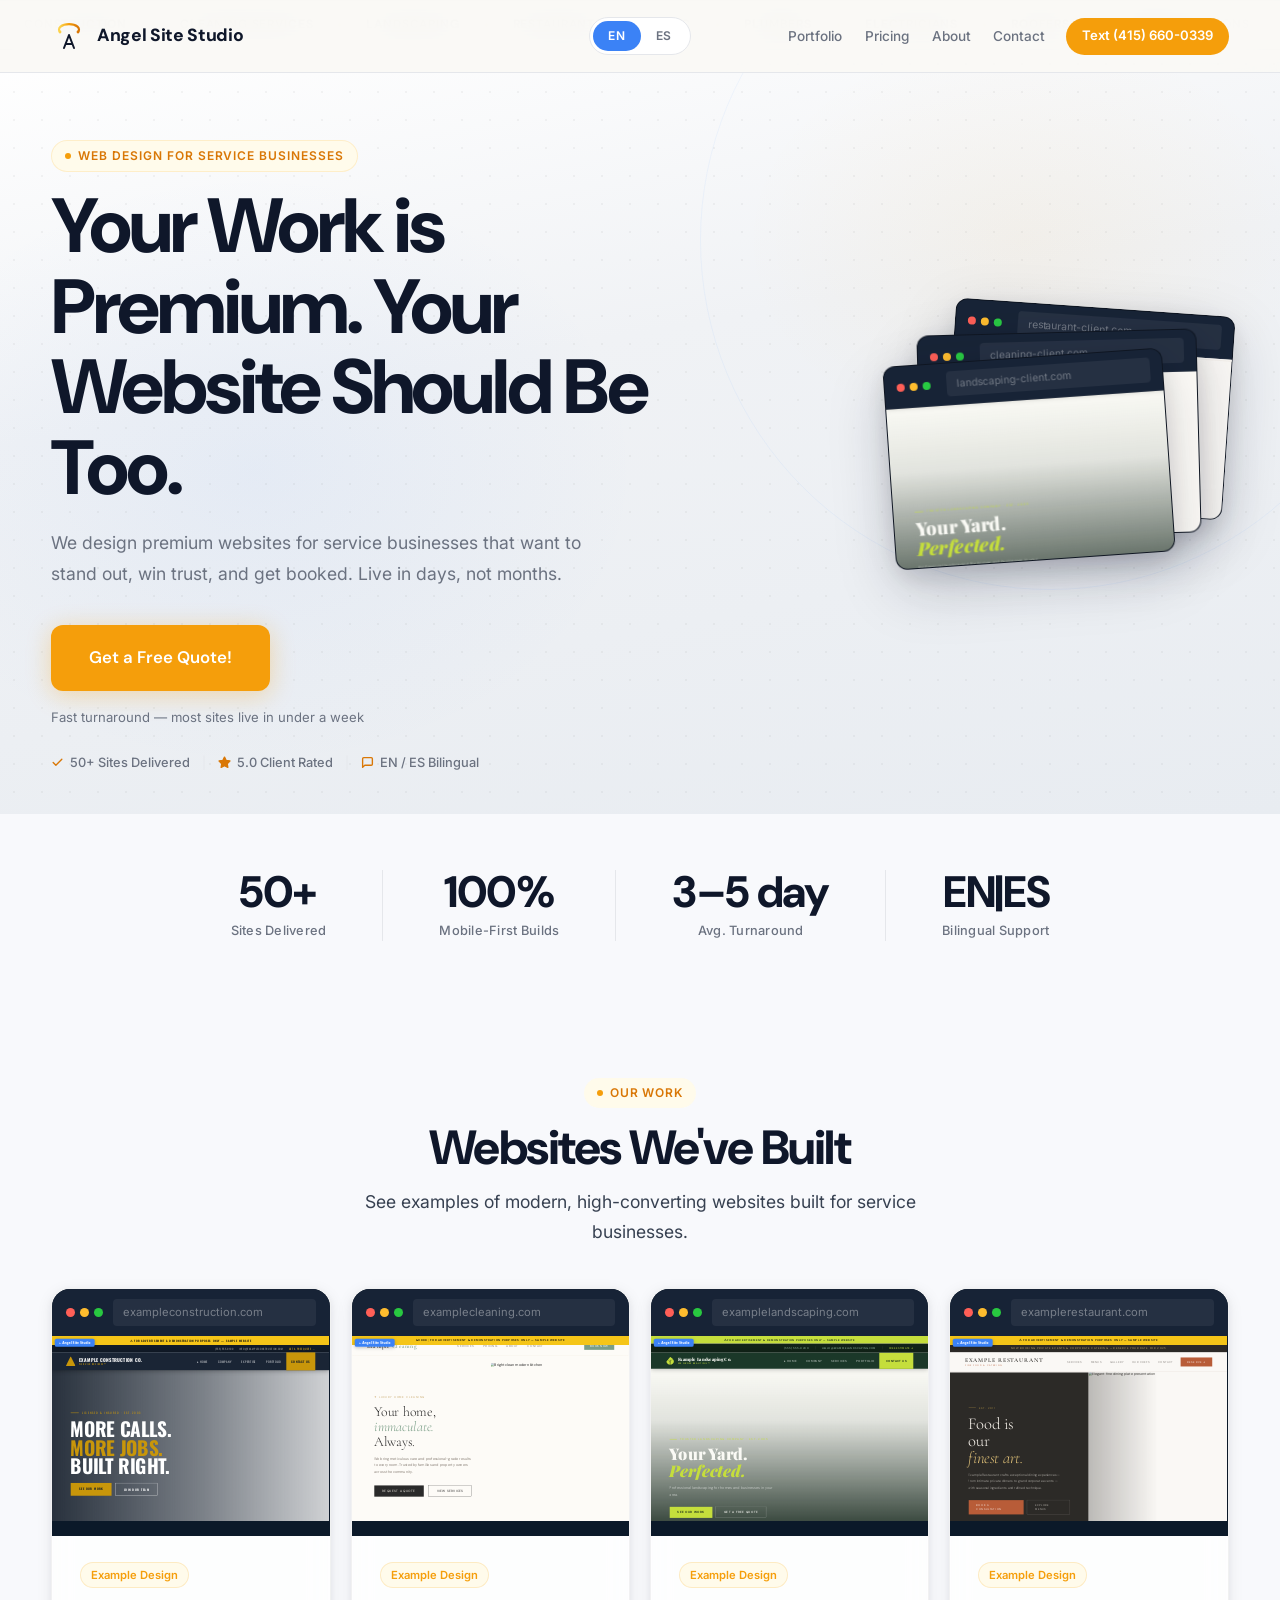
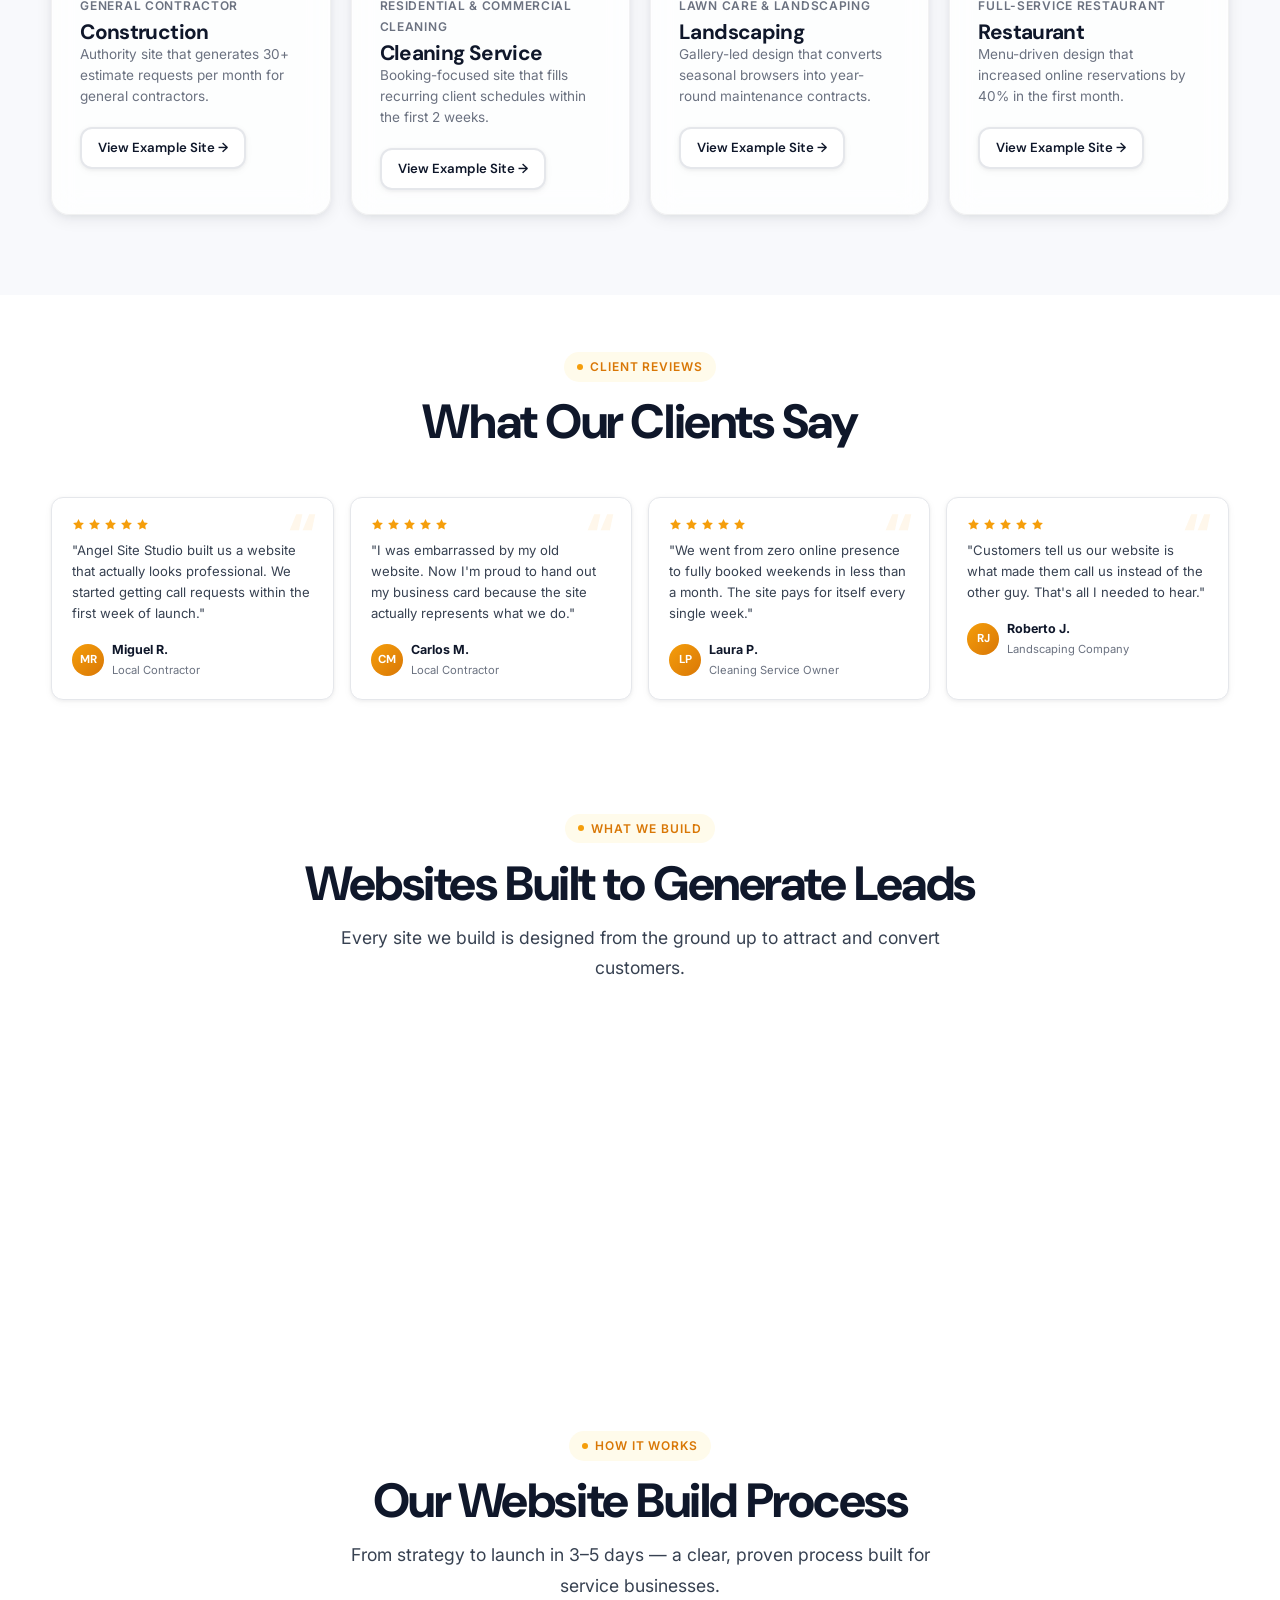
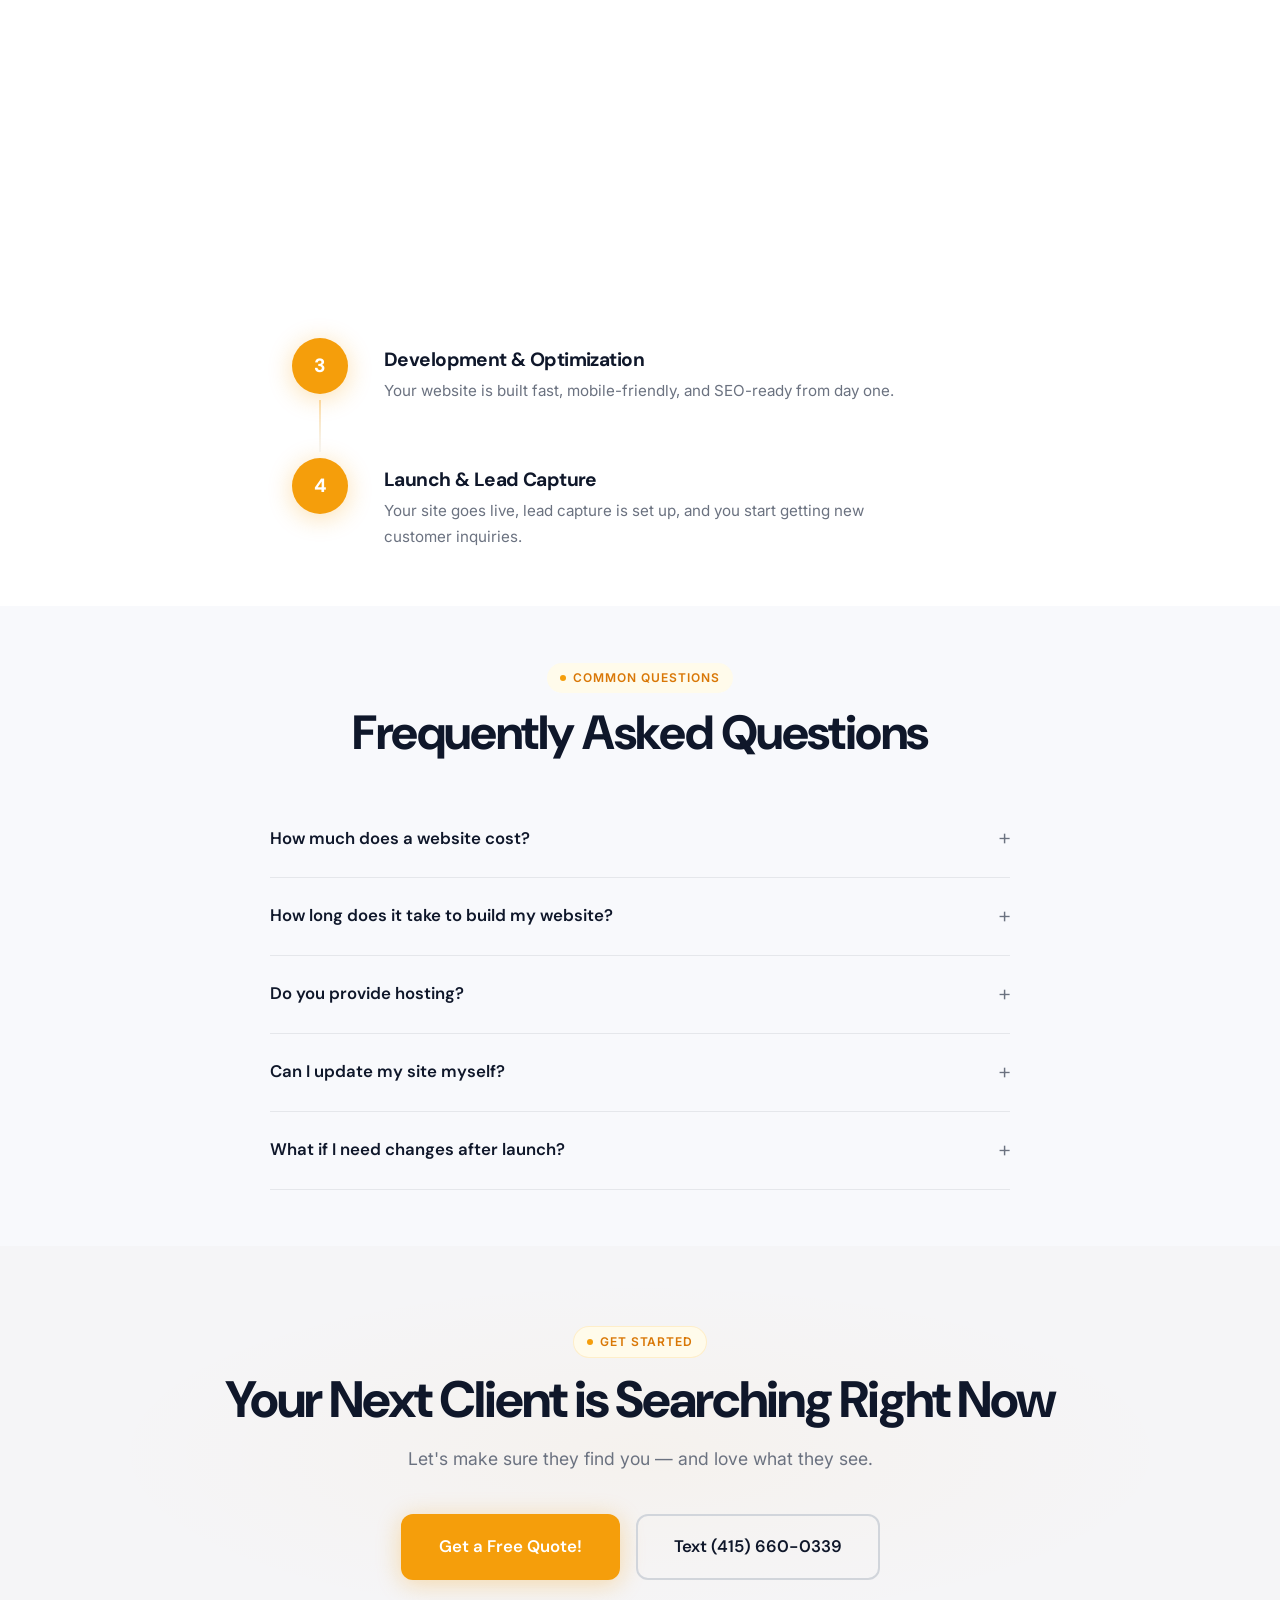
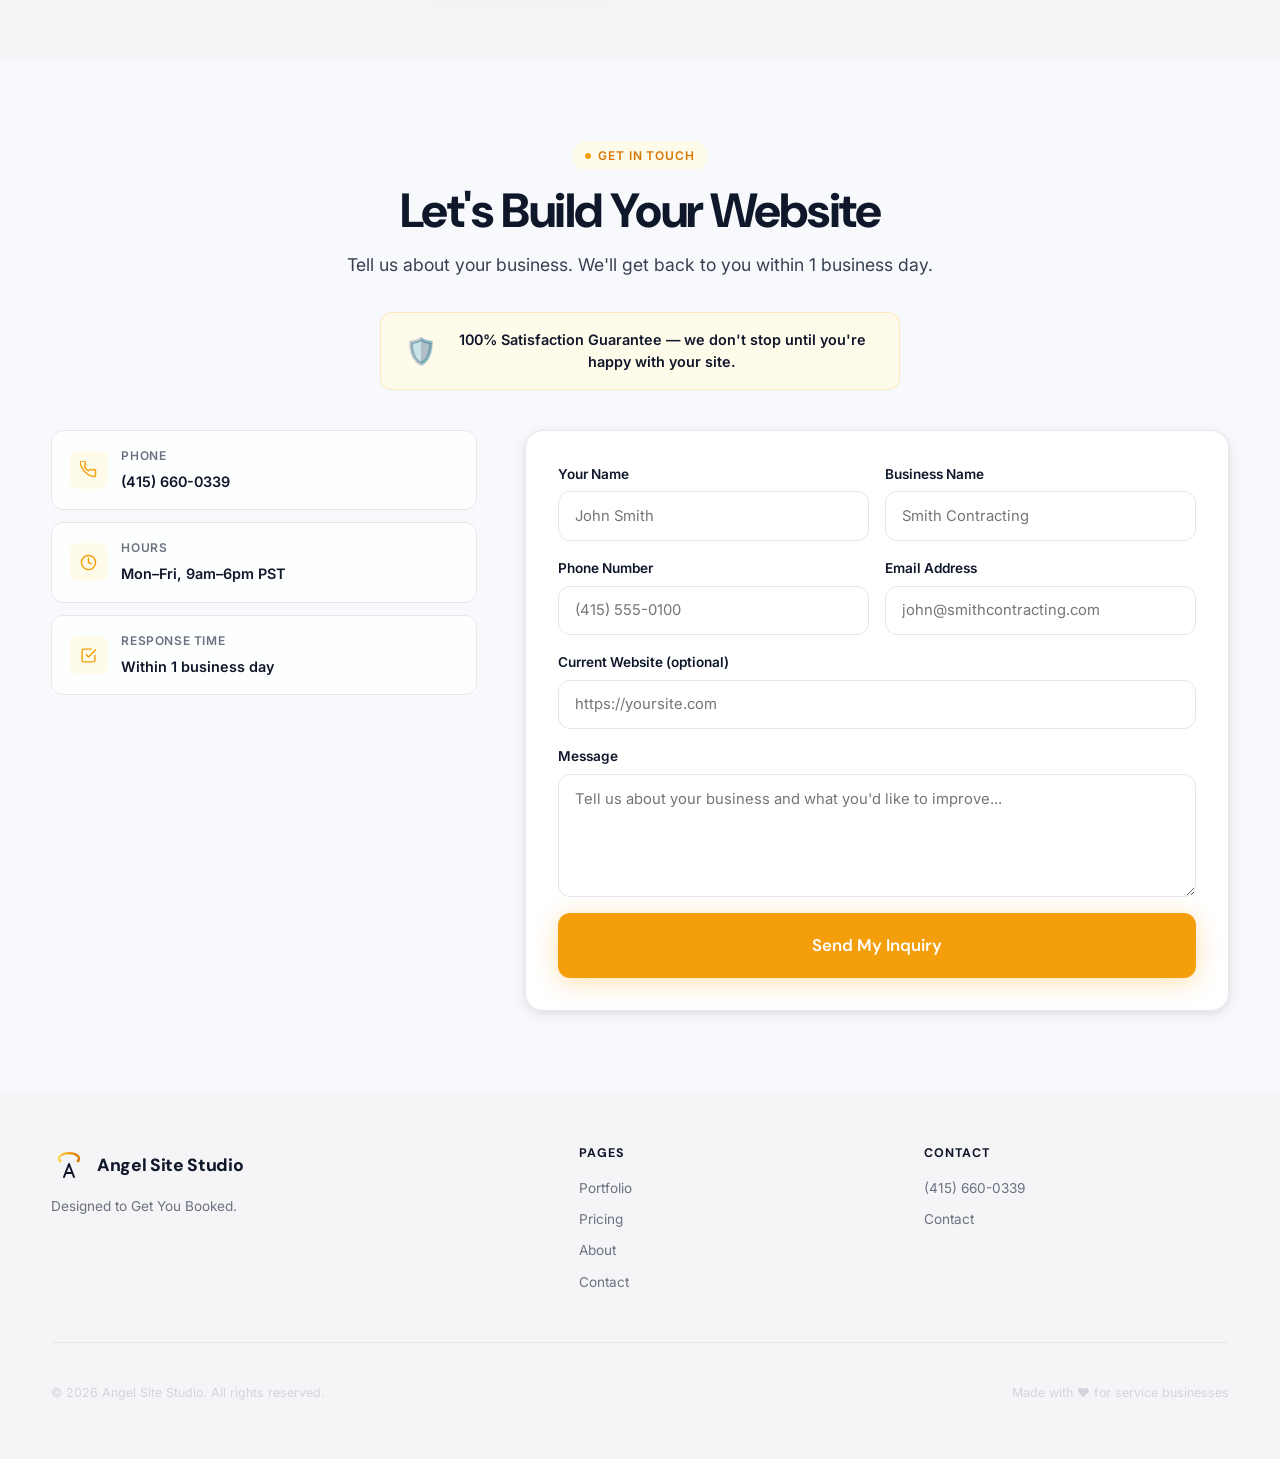
<file: index.html>
<!doctype html>
<html lang="en">
<head>
  <link rel="icon" type="image/svg+xml" href="img/favicon.svg">
  <meta charset="UTF-8" />
  <meta name="viewport" content="width=device-width, initial-scale=1.0" />
  <meta http-equiv="X-Content-Type-Options" content="nosniff" />
  <meta name="referrer" content="strict-origin-when-cross-origin" />
  <title>Angel Site Studio — Premium Websites for Service Businesses</title>
  <meta name="description" content="Angel Site Studio builds modern, high-converting websites for contractors, cleaning companies, landscaping businesses, and restaurants. Get more leads online." />
  <meta name="theme-color" content="#3B82F6" />
  <link rel="stylesheet" href="css/styles.css" />
</head>
<body>

<!-- ============================================================
     NAVBAR
     ============================================================ -->
<header class="site-header" role="banner">
  <div class="container header-inner">

    <!-- Logo (left) -->
    <a class="logo" href="index.html" aria-label="Angel Site Studio Home">
      <span class="logo-icon" aria-hidden="true">
        <svg viewBox="0 0 36 36" fill="none" aria-hidden="true">
          <path d="M9 14 A10 5.5 0 1 1 27 14" stroke="url(#haloGradNav)" stroke-width="2.2" stroke-linecap="round" fill="none"/>
          <circle cx="9" cy="14" r="1.4" fill="url(#haloGradNav)"/>
          <circle cx="27" cy="14" r="1.4" fill="url(#haloGradNav)"/>
          <path class="a-path" d="M13 30 L18 17 L23 30 M14.8 26 H21.2" stroke="#fff" stroke-width="2" stroke-linecap="round" stroke-linejoin="round" fill="none"/>
          <defs>
            <linearGradient id="haloGradNav" x1="9" y1="14" x2="27" y2="14" gradientUnits="userSpaceOnUse">
              <stop offset="0%" stop-color="#fcd34d"/>
              <stop offset="50%" stop-color="#f59e0b"/>
              <stop offset="100%" stop-color="#d97706"/>
            </linearGradient>
          </defs>
        </svg>
      </span>
      Angel Site Studio
    </a>

    <!-- Language toggle (center) -->
    <div class="lang-toggle" role="group" aria-label="Language selection">
      <button class="lang-opt active" data-lang="en" aria-pressed="true">EN</button>
      <button class="lang-opt" data-lang="es" aria-pressed="false">ES</button>
    </div>

    <!-- Hamburger (mobile) -->
    <button class="menu-toggle" aria-label="Toggle navigation menu" aria-expanded="false" aria-controls="main-nav">
      <span></span><span></span><span></span>
    </button>

    <!-- Nav links (right) -->
    <nav class="nav" id="main-nav" role="navigation">
      <a href="portfolio.html" data-i18n="nav_portfolio">Portfolio</a>
      <a href="pricing.html"  data-i18n="nav_pricing">Pricing</a>
      <a href="about.html"    data-i18n="nav_about">About</a>
      <a href="contact.html"  data-i18n="nav_contact">Contact</a>
      <a class="btn-call" href="sms:+14156600339" data-i18n="nav_call">
        <svg viewBox="0 0 24 24" aria-hidden="true"><path d="M21 15a2 2 0 01-2 2H7l-4 4V5a2 2 0 012-2h14a2 2 0 012 2z"/></svg>
        Text (415) 660-0339
      </a>
    </nav>
  </div>
</header>


<!-- ============================================================
     HERO
     ============================================================ -->
<main>

<!-- MARQUEE TICKER — Industries we serve -->
<div class="marquee-band" aria-hidden="true">
  <div class="marquee-track">
    <div class="marquee-inner">
      <span class="mq-item">Construction</span><span class="mq-sep">•</span>
      <span class="mq-item">Cleaning Services</span><span class="mq-sep">•</span>
      <span class="mq-item">Landscaping</span><span class="mq-sep">•</span>
      <span class="mq-item">Restaurants</span><span class="mq-sep">•</span>
      <span class="mq-item">HVAC</span><span class="mq-sep">•</span>
      <span class="mq-item">Plumbers</span><span class="mq-sep">•</span>
      <span class="mq-item">Electricians</span><span class="mq-sep">•</span>
      <span class="mq-item">Roofers</span><span class="mq-sep">•</span>
      <span class="mq-item">Barbers &amp; Salons</span><span class="mq-sep">•</span>
      <span class="mq-item">Auto Repair</span><span class="mq-sep">•</span>
      <span class="mq-item">Pressure Washing</span><span class="mq-sep">•</span>
      <span class="mq-item">Pest Control</span><span class="mq-sep">•</span>
    </div>
    <div class="marquee-inner" aria-hidden="true">
      <span class="mq-item">Construction</span><span class="mq-sep">•</span>
      <span class="mq-item">Cleaning Services</span><span class="mq-sep">•</span>
      <span class="mq-item">Landscaping</span><span class="mq-sep">•</span>
      <span class="mq-item">Restaurants</span><span class="mq-sep">•</span>
      <span class="mq-item">HVAC</span><span class="mq-sep">•</span>
      <span class="mq-item">Plumbers</span><span class="mq-sep">•</span>
      <span class="mq-item">Electricians</span><span class="mq-sep">•</span>
      <span class="mq-item">Roofers</span><span class="mq-sep">•</span>
      <span class="mq-item">Barbers &amp; Salons</span><span class="mq-sep">•</span>
      <span class="mq-item">Auto Repair</span><span class="mq-sep">•</span>
      <span class="mq-item">Pressure Washing</span><span class="mq-sep">•</span>
      <span class="mq-item">Pest Control</span><span class="mq-sep">•</span>
    </div>
  </div>
</div>
<section class="hero" aria-labelledby="hero-heading">
  <div class="hero-blob" aria-hidden="true"></div>
  <div class="hero-grid-overlay" aria-hidden="true"></div>
  <div class="container">
    <div class="hero-inner">

      <!-- Left: copy -->
      <div class="hero-content">
        <span class="eyebrow-light" data-i18n="hero_eyebrow">Web Design for Service Businesses</span>

        <h1 id="hero-heading" data-i18n="hero_h1">
          Your Work is Premium. <em>Your Website Should Be Too.</em>
        </h1>

        <p class="hero-sub" data-i18n="hero_sub">
          We design premium websites for service businesses that want to stand out, win trust, and get booked. Live in days, not months.
        </p>

        <div class="hero-cta">
          <a class="btn btn-primary btn-lg" href="contact.html" data-i18n="hero_cta1">
            Get a Free Quote!
          </a>
        </div>

        <!-- Fast turnaround note -->
        <div class="hero-avail" data-i18n="hero_avail">
          <span class="avail-dot" aria-hidden="true"></span>
          Fast turnaround — most sites live in under a week
        </div>

        <!-- Trust proof row -->
        <div class="hero-proof" aria-label="Trust signals">
          <span class="proof-item">
            <svg viewBox="0 0 24 24" aria-hidden="true"><polyline points="20 6 9 17 4 12"/></svg>
            <span data-i18n="proof_1">50+ Sites Delivered</span>
          </span>
          <span class="proof-sep" aria-hidden="true">|</span>
          <span class="proof-item proof-star">
            <svg viewBox="0 0 24 24" aria-hidden="true"><polygon points="12 2 15.09 8.26 22 9.27 17 14.14 18.18 21.02 12 17.77 5.82 21.02 7 14.14 2 9.27 8.91 8.26 12 2"/></svg>
            <span data-i18n="proof_2">5.0 Client Rated</span>
          </span>
          <span class="proof-sep" aria-hidden="true">|</span>
          <span class="proof-item">
            <svg viewBox="0 0 24 24" aria-hidden="true"><path d="M21 15a2 2 0 01-2 2H7l-4 4V5a2 2 0 012-2h14a2 2 0 012 2z"/></svg>
            <span data-i18n="proof_3">EN / ES Bilingual</span>
          </span>
        </div>
      </div>

      <!-- Right: Multi-site showcase (3 stacked frames) -->
      <div class="hero-visual" aria-hidden="true">
        <div class="hero-showcase" id="hero-showcase-click" style="cursor:pointer">

          <div class="showcase-frame showcase-back">
            <div class="browser-bar">
              <div class="b-dots"><span class="b-dot r"></span><span class="b-dot y"></span><span class="b-dot g"></span></div>
              <span class="b-url">restaurant-client.com</span>
            </div>
            <div class="showcase-screen">
              <iframe src="examples/angel-restaurants.html#main-content" loading="lazy" tabindex="-1" title="Restaurant website example"></iframe>
            </div>
          </div>

          <div class="showcase-frame showcase-mid">
            <div class="browser-bar">
              <div class="b-dots"><span class="b-dot r"></span><span class="b-dot y"></span><span class="b-dot g"></span></div>
              <span class="b-url">cleaning-client.com</span>
            </div>
            <div class="showcase-screen">
              <iframe src="examples/angel-cleaning-service.html#main-content" loading="lazy" tabindex="-1" title="Cleaning service website example"></iframe>
            </div>
          </div>

          <div class="showcase-frame showcase-front">
            <div class="browser-bar">
              <div class="b-dots"><span class="b-dot r"></span><span class="b-dot y"></span><span class="b-dot g"></span></div>
              <span class="b-url">landscaping-client.com</span>
            </div>
            <div class="showcase-screen">
              <iframe src="examples/angel-landscaping.html#main-content" loading="lazy" tabindex="-1" title="Landscaping website example"></iframe>
            </div>
          </div>

        </div>
      </div>

    </div>
  </div>
</section>


<!-- ============================================================
     TRUST BAR
     ============================================================ -->
<div class="trust-bar" aria-label="Agency statistics">
  <div class="container">
    <div class="trust-bar-inner">
      <div class="stat-item reveal">
        <span class="stat-num" data-i18n="stat1_num">50+</span>
        <span class="stat-label" data-i18n="stat1_label">Sites Delivered</span>
      </div>
      <div class="stat-item reveal">
        <span class="stat-num" data-i18n="stat2_num">100%</span>
        <span class="stat-label" data-i18n="stat2_label">Mobile-First Builds</span>
      </div>
      <div class="stat-item reveal">
        <span class="stat-num" data-i18n="stat3_num">3–5 day</span>
        <span class="stat-label" data-i18n="stat3_label">Avg. Turnaround</span>
      </div>
      <div class="stat-item reveal">
        <span class="stat-num" data-i18n="stat4_num">EN|ES</span>
        <span class="stat-label" data-i18n="stat4_label">Bilingual Support</span>
      </div>
    </div>
  </div>
</div>


<!-- ============================================================
     SECTION 1 — PORTFOLIO
     ============================================================ -->
<section class="section bg-ivory" id="portfolio" aria-labelledby="port-heading">
  <div class="container">
    <div class="section-header">
      <span class="eyebrow" data-i18n="port_eyebrow">Our Work</span>
      <h2 id="port-heading" data-i18n="port_h2">Websites We've Built</h2>
      <p class="lead" data-i18n="port_lead">See examples of modern, high-converting websites built for service businesses.</p>
    </div>

    <div class="portfolio-grid">

      <!-- Card 1: Construction -->
      <article class="card-glass reveal">
        <div class="browser-wrap" aria-hidden="true">
          <div class="browser-bar">
            <div class="b-dots"><span class="b-dot r"></span><span class="b-dot y"></span><span class="b-dot g"></span></div>
            <span class="b-url">exampleconstruction.com</span>
          </div>
          <div class="browser-screen browser-screen--iframe">
            <iframe src="examples/angel-construction-hoeft.html" loading="lazy" tabindex="-1" title="Construction website preview"></iframe>
          </div>
        </div>
        <span class="badge-example" data-i18n="port_p1_badge">Example Design</span>
        <p class="port-industry" data-i18n="port_p1_sub">General Contractor</p>
        <h3 data-i18n="port_p1_h">Construction</h3>
        <p class="port-desc" data-i18n="port_p1_desc">Authority site that generates 30+ estimate requests per month for general contractors.</p>
        <a class="btn btn-secondary btn-sm" href="examples/angel-construction-hoeft.html" data-i18n="port_p1_btn">View Example Site →</a>
      </article>

      <!-- Card 2: Cleaning -->
      <article class="card-glass reveal">
        <div class="browser-wrap" aria-hidden="true">
          <div class="browser-bar">
            <div class="b-dots"><span class="b-dot r"></span><span class="b-dot y"></span><span class="b-dot g"></span></div>
            <span class="b-url">examplecleaning.com</span>
          </div>
          <div class="browser-screen browser-screen--iframe">
            <iframe src="examples/angel-cleaning-service.html" loading="lazy" tabindex="-1" title="Cleaning service website preview"></iframe>
          </div>
        </div>
        <span class="badge-example" data-i18n="port_p2_badge">Example Design</span>
        <p class="port-industry" data-i18n="port_p2_sub">Residential &amp; Commercial Cleaning</p>
        <h3 data-i18n="port_p2_h">Cleaning Service</h3>
        <p class="port-desc" data-i18n="port_p2_desc">Booking-focused site that fills recurring client schedules within the first 2 weeks.</p>
        <a class="btn btn-secondary btn-sm" href="examples/angel-cleaning-service.html" data-i18n="port_p2_btn">View Example Site →</a>
      </article>

      <!-- Card 3: Landscaping -->
      <article class="card-glass reveal">
        <div class="browser-wrap" aria-hidden="true">
          <div class="browser-bar">
            <div class="b-dots"><span class="b-dot r"></span><span class="b-dot y"></span><span class="b-dot g"></span></div>
            <span class="b-url">examplelandscaping.com</span>
          </div>
          <div class="browser-screen browser-screen--iframe">
            <iframe src="examples/angel-landscaping.html" loading="lazy" tabindex="-1" title="Landscaping website preview"></iframe>
          </div>
        </div>
        <span class="badge-example" data-i18n="port_p3_badge">Example Design</span>
        <p class="port-industry" data-i18n="port_p3_sub">Lawn Care &amp; Landscaping</p>
        <h3 data-i18n="port_p3_h">Landscaping</h3>
        <p class="port-desc" data-i18n="port_p3_desc">Gallery-led design that converts seasonal browsers into year-round maintenance contracts.</p>
        <a class="btn btn-secondary btn-sm" href="examples/angel-landscaping.html" data-i18n="port_p3_btn">View Example Site →</a>
      </article>

      <!-- Card 4: Restaurant -->
      <article class="card-glass reveal">
        <div class="browser-wrap" aria-hidden="true">
          <div class="browser-bar">
            <div class="b-dots"><span class="b-dot r"></span><span class="b-dot y"></span><span class="b-dot g"></span></div>
            <span class="b-url">examplerestaurant.com</span>
          </div>
          <div class="browser-screen browser-screen--iframe">
            <iframe src="examples/angel-restaurants.html" loading="lazy" tabindex="-1" title="Restaurant website preview"></iframe>
          </div>
        </div>
        <span class="badge-example" data-i18n="port_p4_badge">Example Design</span>
        <p class="port-industry" data-i18n="port_p4_sub">Full-Service Restaurant</p>
        <h3 data-i18n="port_p4_h">Restaurant</h3>
        <p class="port-desc" data-i18n="port_p4_desc">Menu-driven design that increased online reservations by 40% in the first month.</p>
        <a class="btn btn-secondary btn-sm" href="examples/angel-restaurants.html" data-i18n="port_p4_btn">View Example Site →</a>
      </article>

    </div>
  </div>
</section>


<!-- ============================================================
     SECTION 2 — TESTIMONIALS (social proof right after seeing work)
     ============================================================ -->
<section class="section-sm bg-white" id="testimonials" aria-labelledby="testi-heading">
  <div class="container">
    <div class="section-header">
      <span class="eyebrow" data-i18n="testi_eyebrow">Client Reviews</span>
      <h2 id="testi-heading" data-i18n="testi_h2">What Our Clients Say</h2>
    </div>

    <div class="testi-grid">

      <article class="testi-card reveal">
        <div class="stars" aria-label="5 out of 5 stars" role="img">
          <svg class="star" viewBox="0 0 24 24"><polygon points="12 2 15.09 8.26 22 9.27 17 14.14 18.18 21.02 12 17.77 5.82 21.02 7 14.14 2 9.27 8.91 8.26 12 2"/></svg>
          <svg class="star" viewBox="0 0 24 24"><polygon points="12 2 15.09 8.26 22 9.27 17 14.14 18.18 21.02 12 17.77 5.82 21.02 7 14.14 2 9.27 8.91 8.26 12 2"/></svg>
          <svg class="star" viewBox="0 0 24 24"><polygon points="12 2 15.09 8.26 22 9.27 17 14.14 18.18 21.02 12 17.77 5.82 21.02 7 14.14 2 9.27 8.91 8.26 12 2"/></svg>
          <svg class="star" viewBox="0 0 24 24"><polygon points="12 2 15.09 8.26 22 9.27 17 14.14 18.18 21.02 12 17.77 5.82 21.02 7 14.14 2 9.27 8.91 8.26 12 2"/></svg>
          <svg class="star" viewBox="0 0 24 24"><polygon points="12 2 15.09 8.26 22 9.27 17 14.14 18.18 21.02 12 17.77 5.82 21.02 7 14.14 2 9.27 8.91 8.26 12 2"/></svg>
        </div>
        <p class="testi-quote" data-i18n="t1_quote">"Angel Site Studio built us a website that actually looks professional. We started getting call requests within the first week of launch."</p>
        <div class="testi-author">
          <div class="author-avatar" aria-hidden="true">MR</div>
          <div>
            <div class="author-name" data-i18n="t1_name">Miguel R.</div>
            <div class="author-biz" data-i18n="t1_biz">Local Contractor</div>
          </div>
        </div>
      </article>

      <article class="testi-card reveal">
        <div class="stars" aria-label="5 out of 5 stars" role="img">
          <svg class="star" viewBox="0 0 24 24"><polygon points="12 2 15.09 8.26 22 9.27 17 14.14 18.18 21.02 12 17.77 5.82 21.02 7 14.14 2 9.27 8.91 8.26 12 2"/></svg>
          <svg class="star" viewBox="0 0 24 24"><polygon points="12 2 15.09 8.26 22 9.27 17 14.14 18.18 21.02 12 17.77 5.82 21.02 7 14.14 2 9.27 8.91 8.26 12 2"/></svg>
          <svg class="star" viewBox="0 0 24 24"><polygon points="12 2 15.09 8.26 22 9.27 17 14.14 18.18 21.02 12 17.77 5.82 21.02 7 14.14 2 9.27 8.91 8.26 12 2"/></svg>
          <svg class="star" viewBox="0 0 24 24"><polygon points="12 2 15.09 8.26 22 9.27 17 14.14 18.18 21.02 12 17.77 5.82 21.02 7 14.14 2 9.27 8.91 8.26 12 2"/></svg>
          <svg class="star" viewBox="0 0 24 24"><polygon points="12 2 15.09 8.26 22 9.27 17 14.14 18.18 21.02 12 17.77 5.82 21.02 7 14.14 2 9.27 8.91 8.26 12 2"/></svg>
        </div>
        <p class="testi-quote" data-i18n="t2_quote">"I was embarrassed by my old website. Now I'm proud to hand out my business card because the site actually represents what we do."</p>
        <div class="testi-author">
          <div class="author-avatar" aria-hidden="true">CM</div>
          <div>
            <div class="author-name" data-i18n="t2_name">Carlos M.</div>
            <div class="author-biz" data-i18n="t2_biz">Local Contractor</div>
          </div>
        </div>
      </article>

      <article class="testi-card reveal">
        <div class="stars" aria-label="5 out of 5 stars" role="img">
          <svg class="star" viewBox="0 0 24 24"><polygon points="12 2 15.09 8.26 22 9.27 17 14.14 18.18 21.02 12 17.77 5.82 21.02 7 14.14 2 9.27 8.91 8.26 12 2"/></svg>
          <svg class="star" viewBox="0 0 24 24"><polygon points="12 2 15.09 8.26 22 9.27 17 14.14 18.18 21.02 12 17.77 5.82 21.02 7 14.14 2 9.27 8.91 8.26 12 2"/></svg>
          <svg class="star" viewBox="0 0 24 24"><polygon points="12 2 15.09 8.26 22 9.27 17 14.14 18.18 21.02 12 17.77 5.82 21.02 7 14.14 2 9.27 8.91 8.26 12 2"/></svg>
          <svg class="star" viewBox="0 0 24 24"><polygon points="12 2 15.09 8.26 22 9.27 17 14.14 18.18 21.02 12 17.77 5.82 21.02 7 14.14 2 9.27 8.91 8.26 12 2"/></svg>
          <svg class="star" viewBox="0 0 24 24"><polygon points="12 2 15.09 8.26 22 9.27 17 14.14 18.18 21.02 12 17.77 5.82 21.02 7 14.14 2 9.27 8.91 8.26 12 2"/></svg>
        </div>
        <p class="testi-quote" data-i18n="t3_quote">"We went from zero online presence to fully booked weekends in less than a month. The site pays for itself every single week."</p>
        <div class="testi-author">
          <div class="author-avatar" aria-hidden="true">LP</div>
          <div>
            <div class="author-name" data-i18n="t3_name">Laura P.</div>
            <div class="author-biz" data-i18n="t3_biz">Cleaning Service Owner</div>
          </div>
        </div>
      </article>

      <article class="testi-card reveal">
        <div class="stars" aria-label="5 out of 5 stars" role="img">
          <svg class="star" viewBox="0 0 24 24"><polygon points="12 2 15.09 8.26 22 9.27 17 14.14 18.18 21.02 12 17.77 5.82 21.02 7 14.14 2 9.27 8.91 8.26 12 2"/></svg>
          <svg class="star" viewBox="0 0 24 24"><polygon points="12 2 15.09 8.26 22 9.27 17 14.14 18.18 21.02 12 17.77 5.82 21.02 7 14.14 2 9.27 8.91 8.26 12 2"/></svg>
          <svg class="star" viewBox="0 0 24 24"><polygon points="12 2 15.09 8.26 22 9.27 17 14.14 18.18 21.02 12 17.77 5.82 21.02 7 14.14 2 9.27 8.91 8.26 12 2"/></svg>
          <svg class="star" viewBox="0 0 24 24"><polygon points="12 2 15.09 8.26 22 9.27 17 14.14 18.18 21.02 12 17.77 5.82 21.02 7 14.14 2 9.27 8.91 8.26 12 2"/></svg>
          <svg class="star" viewBox="0 0 24 24"><polygon points="12 2 15.09 8.26 22 9.27 17 14.14 18.18 21.02 12 17.77 5.82 21.02 7 14.14 2 9.27 8.91 8.26 12 2"/></svg>
        </div>
        <p class="testi-quote" data-i18n="t4_quote">"Customers tell us our website is what made them call us instead of the other guy. That's all I needed to hear."</p>
        <div class="testi-author">
          <div class="author-avatar" aria-hidden="true">RJ</div>
          <div>
            <div class="author-name" data-i18n="t4_name">Roberto J.</div>
            <div class="author-biz" data-i18n="t4_biz">Landscaping Company</div>
          </div>
        </div>
      </article>

    </div>
  </div>
</section>


<!-- ============================================================
     SECTION 3 — WHAT MAKES US DIFFERENT
     ============================================================ -->
<section class="section-sm bg-white" id="features" aria-labelledby="feat-heading">
  <div class="container">
    <div class="section-header">
      <span class="eyebrow" data-i18n="feat_eyebrow">What We Build</span>
      <h2 id="feat-heading" data-i18n="feat_h2">Websites Built to Generate Leads</h2>
      <p class="lead" data-i18n="feat_lead">Every site we build is designed from the ground up to attract and convert customers.</p>
    </div>

    <div class="features-grid">

      <article class="card-clean reveal">
        <div class="icon-wrap" aria-hidden="true">
          <svg viewBox="0 0 24 24"><rect x="5" y="2" width="14" height="20" rx="2"/><line x1="12" y1="18" x2="12.01" y2="18"/></svg>
        </div>
        <h3 data-i18n="feat1_h">Built for How Customers Actually Find You</h3>
        <p data-i18n="feat1_p">Your website will look great and work perfectly on phones, tablets, and desktops — because most of your customers find you on mobile.</p>
      </article>

      <article class="card-clean reveal">
        <div class="icon-wrap" aria-hidden="true">
          <svg viewBox="0 0 24 24"><polygon points="13 2 3 14 12 14 11 22 21 10 12 10 13 2"/></svg>
        </div>
        <h3 data-i18n="feat2_h">Load in Under 2 Seconds or Lose the Lead</h3>
        <p data-i18n="feat2_p">Every second of load time costs you customers. Our sites are optimized for speed and score high on Core Web Vitals.</p>
      </article>

      <article class="card-clean reveal">
        <div class="icon-wrap" aria-hidden="true">
          <svg viewBox="0 0 24 24"><path d="M14 2H6a2 2 0 00-2 2v16a2 2 0 002 2h12a2 2 0 002-2V8z"/><polyline points="14 2 14 8 20 8"/><line x1="16" y1="13" x2="8" y2="13"/><line x1="16" y1="17" x2="8" y2="17"/></svg>
        </div>
        <h3 data-i18n="feat3_h">Forms That Actually Get Filled Out</h3>
        <p data-i18n="feat3_p">Strategic placement of contact forms and call-to-action buttons designed to turn visitors into booked jobs.</p>
      </article>

    </div>
  </div>
</section>


<!-- ============================================================
     SECTION 5 — PROCESS
     ============================================================ -->
<section class="section-sm bg-white" id="process" aria-labelledby="proc-heading">
  <div class="container">
    <div class="section-header">
      <span class="eyebrow" data-i18n="proc_eyebrow">How It Works</span>
      <h2 id="proc-heading" data-i18n="proc_h2">Our Website Build Process</h2>
      <p class="lead" data-i18n="proc_lead">From strategy to launch in 3–5 days — a clear, proven process built for service businesses.</p>
    </div>

    <div class="process-list">

      <div class="process-item reveal">
        <div class="process-item-num">
          <div class="step-num" aria-hidden="true">1</div>
          <div class="step-connector" aria-hidden="true"></div>
        </div>
        <div class="process-item-body">
          <h3 data-i18n="step1_h">Strategy &amp; Discovery</h3>
          <p data-i18n="step1_p">We learn about your business, customers, and goals to build the right strategy for your site.</p>
        </div>
      </div>

      <div class="process-item reveal">
        <div class="process-item-num">
          <div class="step-num" aria-hidden="true">2</div>
          <div class="step-connector" aria-hidden="true"></div>
        </div>
        <div class="process-item-body">
          <h3 data-i18n="step2_h">Website Design</h3>
          <p data-i18n="step2_p">We design a modern, conversion-focused website that fits your brand and your industry.</p>
        </div>
      </div>

      <div class="process-item reveal">
        <div class="process-item-num">
          <div class="step-num" aria-hidden="true">3</div>
          <div class="step-connector" aria-hidden="true"></div>
        </div>
        <div class="process-item-body">
          <h3 data-i18n="step3_h">Development &amp; Optimization</h3>
          <p data-i18n="step3_p">Your website is built fast, mobile-friendly, and SEO-ready from day one.</p>
        </div>
      </div>

      <div class="process-item reveal">
        <div class="process-item-num">
          <div class="step-num" aria-hidden="true">4</div>
        </div>
        <div class="process-item-body">
          <h3 data-i18n="step4_h">Launch &amp; Lead Capture</h3>
          <p data-i18n="step4_p">Your site goes live, lead capture is set up, and you start getting new customer inquiries.</p>
        </div>
      </div>

    </div>
  </div>
</section>


<!-- ============================================================
     SECTION 6 — FAQ
     ============================================================ -->
<section class="section-sm bg-ivory" id="faq" aria-labelledby="faq-heading">
  <div class="container">
    <div class="section-header">
      <span class="eyebrow" data-i18n="faq_eyebrow">Common Questions</span>
      <h2 id="faq-heading" data-i18n="faq_h2">Frequently Asked Questions</h2>
    </div>

    <div class="faq-grid">

      <div class="accordion-item">
        <button class="accordion-btn" data-i18n="faq1_q">How much does a website cost?</button>
        <div class="accordion-body">
          <p data-i18n="faq1_a">Every project is different. We offer flexible plans from single-page starter sites to full multi-page business suites. Contact us for a free, no-obligation quote tailored to your business.</p>
        </div>
      </div>

      <div class="accordion-item">
        <button class="accordion-btn" data-i18n="faq2_q">How long does it take to build my website?</button>
        <div class="accordion-body">
          <p data-i18n="faq2_a">Most websites are designed, built, and launched within 3-5 business days. Complex projects with custom features may take a bit longer, but we'll give you a clear timeline upfront.</p>
        </div>
      </div>

      <div class="accordion-item">
        <button class="accordion-btn" data-i18n="faq3_q">Do you provide hosting?</button>
        <div class="accordion-body">
          <p data-i18n="faq3_a">Yes. We handle hosting, security, and uptime so you don't have to worry about the technical side. Your site stays fast, secure, and always online.</p>
        </div>
      </div>

      <div class="accordion-item">
        <button class="accordion-btn" data-i18n="faq4_q">Can I update my site myself?</button>
        <div class="accordion-body">
          <p data-i18n="faq4_a">You can — but you don't have to. We handle updates for you so you can focus on running your business. Just text or call us with changes and we'll take care of it.</p>
        </div>
      </div>

      <div class="accordion-item">
        <button class="accordion-btn" data-i18n="faq5_q">What if I need changes after launch?</button>
        <div class="accordion-body">
          <p data-i18n="faq5_a">We've got you covered. Post-launch updates — new photos, service changes, seasonal promotions — are part of our ongoing support. Your site stays current without the hassle.</p>
        </div>
      </div>

    </div>
  </div>
</section>


<!-- ============================================================
     SECTION 7 — FINAL CTA BAND
     ============================================================ -->
<section class="cta-band" aria-labelledby="cta-heading">
  <div class="container cta-band-inner">
    <span class="eyebrow-light reveal" data-i18n="cta_eyebrow">Get Started</span>
    <h2 id="cta-heading" class="reveal" data-i18n="cta_h2">Your Next Client is Searching Right Now</h2>
    <p class="reveal" data-i18n="cta_p">Let's make sure they find you — and love what they see.</p>
    <div class="cta-btns reveal">
      <a class="btn btn-primary btn-lg" href="contact.html" data-i18n="cta_btn1">Get a Free Quote!</a>
      <a class="btn btn-ghost btn-lg" href="sms:+14156600339" data-i18n="cta_btn2">Text (415) 660-0339</a>
    </div>
  </div>
</section>


<!-- ============================================================
     SECTION 8 — CONTACT FORM
     ============================================================ -->
<section class="section bg-ivory" id="contact" aria-labelledby="contact-heading">
  <div class="container">
    <div class="section-header">
      <span class="eyebrow" data-i18n="contact_eyebrow">Get In Touch</span>
      <h2 id="contact-heading" data-i18n="contact_h2">Let's Build Your Website</h2>
      <p class="lead" data-i18n="contact_lead">Tell us about your business. We'll get back to you within 1 business day.</p>
      <div class="guarantee-strip reveal">
        <span class="guarantee-icon" aria-hidden="true">🛡️</span>
        <p data-i18n="guarantee">100% Satisfaction Guarantee — we don't stop until you're happy with your site.</p>
      </div>
    </div>

    <div class="contact-grid">

      <!-- Sidebar info -->
      <aside class="contact-sidebar reveal">
        <div class="contact-detail">
          <div class="detail-icon" aria-hidden="true">
            <svg viewBox="0 0 24 24"><path d="M22 16.92v3a2 2 0 01-2.18 2 19.79 19.79 0 01-8.63-3.07A19.5 19.5 0 013.07 9.81a19.79 19.79 0 01-3.07-8.7A2 2 0 012 0h3a2 2 0 012 1.72 12.84 12.84 0 00.7 2.81 2 2 0 01-.45 2.11L6.09 7.91a16 16 0 006 6l1.27-1.27a2 2 0 012.11-.45 12.84 12.84 0 002.81.7A2 2 0 0122 14v2.92z"/></svg>
          </div>
          <div class="detail-text">
            <strong data-i18n="contact_phone_label">Phone</strong>
            <span><a href="tel:+14156600339" data-i18n="contact_phone">(415) 660-0339</a></span>
          </div>
        </div>
        <div class="contact-detail">
          <div class="detail-icon" aria-hidden="true">
            <svg viewBox="0 0 24 24"><circle cx="12" cy="12" r="10"/><polyline points="12 6 12 12 16 14"/></svg>
          </div>
          <div class="detail-text">
            <strong data-i18n="contact_hours_label">Hours</strong>
            <span data-i18n="contact_hours">Mon–Fri, 9am–6pm PST</span>
          </div>
        </div>
        <div class="contact-detail">
          <div class="detail-icon" aria-hidden="true">
            <svg viewBox="0 0 24 24"><polyline points="9 11 12 14 22 4"/><path d="M21 12v7a2 2 0 01-2 2H5a2 2 0 01-2-2V5a2 2 0 012-2h11"/></svg>
          </div>
          <div class="detail-text">
            <strong data-i18n="contact_resp_label">Response Time</strong>
            <span data-i18n="contact_resp">Within 1 business day</span>
          </div>
        </div>
      </aside>

      <!-- Form -->
      <div class="contact-form-panel reveal">

        <div class="form-success" role="status" aria-live="polite">
          <div class="form-success-icon" aria-hidden="true">✅</div>
          <h3 data-i18n="form_success_h">Message Sent!</h3>
          <p data-i18n="form_success_p">Thanks for reaching out. We'll be in touch within 1 business day.</p>
        </div>

        <form id="contact-form" class="form-stack" action="https://formspree.io/f/mdawyvdz" method="POST" novalidate>
          <div class="form-row">
            <div class="form-field">
              <label for="f-name" data-i18n="form_name">Your Name</label>
              <input id="f-name" type="text" name="name" autocomplete="name" required
                data-i18n-ph="form_ph_name" placeholder="John Smith" />
            </div>
            <div class="form-field">
              <label for="f-biz" data-i18n="form_business">Business Name</label>
              <input id="f-biz" type="text" name="business" autocomplete="organization" required
                data-i18n-ph="form_ph_business" placeholder="Smith Contracting" />
            </div>
          </div>
          <div class="form-row">
            <div class="form-field">
              <label for="f-phone" data-i18n="form_phone">Phone Number</label>
              <input id="f-phone" type="tel" name="phone" autocomplete="tel" required
                data-i18n-ph="form_ph_phone" placeholder="(415) 555-0100" />
            </div>
            <div class="form-field">
              <label for="f-email" data-i18n="form_email">Email Address</label>
              <input id="f-email" type="email" name="email" autocomplete="email" required
                data-i18n-ph="form_ph_email" placeholder="john@smithcontracting.com" />
            </div>
          </div>
          <div class="form-field">
            <label for="f-website" data-i18n="form_website">Current Website (optional)</label>
            <input id="f-website" type="url" name="website"
              data-i18n-ph="form_ph_website" placeholder="https://yoursite.com" />
          </div>
          <div class="form-field">
            <label for="f-message" data-i18n="form_message">Message</label>
            <textarea id="f-message" name="message" rows="4" required
              data-i18n-ph="form_ph_message" placeholder="Tell us about your business and what you'd like to improve..."></textarea>
          </div>
          <button class="btn btn-primary btn-lg btn-full" type="submit" data-i18n="form_submit">
            Send My Inquiry
          </button>
        </form>

      </div>
    </div>
  </div>
</section>

</main>


<!-- ============================================================
     FOOTER
     ============================================================ -->
<footer class="site-footer" role="contentinfo">
  <div class="container">
    <div class="footer-grid">

      <!-- Brand -->
      <div class="footer-brand">
        <a class="logo" href="index.html" aria-label="Angel Site Studio Home">
          <span class="logo-icon" aria-hidden="true">
            <svg viewBox="0 0 36 36" fill="none" aria-hidden="true">
              <path d="M9 14 A10 5.5 0 1 1 27 14" stroke="url(#haloGradFt)" stroke-width="2.2" stroke-linecap="round" fill="none"/>
              <circle cx="9" cy="14" r="1.4" fill="url(#haloGradFt)"/>
              <circle cx="27" cy="14" r="1.4" fill="url(#haloGradFt)"/>
              <path class="a-path" d="M13 30 L18 17 L23 30 M14.8 26 H21.2" stroke="#fff" stroke-width="2" stroke-linecap="round" stroke-linejoin="round" fill="none"/>
              <defs>
                <linearGradient id="haloGradFt" x1="9" y1="14" x2="27" y2="14" gradientUnits="userSpaceOnUse">
                  <stop offset="0%" stop-color="#fcd34d"/>
                  <stop offset="50%" stop-color="#f59e0b"/>
                  <stop offset="100%" stop-color="#d97706"/>
                </linearGradient>
              </defs>
            </svg>
          </span>
          Angel Site Studio
        </a>
        <p data-i18n="footer_tagline">Designed to Get You Booked.</p>
      </div>

      <!-- Pages -->
      <nav class="footer-col" aria-label="Site pages">
        <h4 data-i18n="footer_pages">Pages</h4>
        <a href="portfolio.html" data-i18n="nav_portfolio">Portfolio</a>
        <a href="pricing.html"   data-i18n="nav_pricing">Pricing</a>
        <a href="about.html"     data-i18n="nav_about">About</a>
        <a href="contact.html"   data-i18n="nav_contact">Contact</a>
      </nav>

      <!-- Contact -->
      <div class="footer-col">
        <h4 data-i18n="footer_contact">Contact</h4>
        <a href="tel:+14156600339" data-i18n="contact_phone">(415) 660-0339</a>
        <a href="contact.html" data-i18n="nav_contact">Contact Form</a>
      </div>

    </div>

    <div class="footer-bottom">
      <span data-i18n="footer_copy">&copy; 2026 Angel Site Studio. All rights reserved.</span>
      <span>Made with ♥ for service businesses</span>
    </div>
  </div>
</footer>


<!-- ============================================================
     MOBILE BOTTOM BAR
     ============================================================ -->
<div class="mobile-bar" role="navigation" aria-label="Mobile quick actions">
  <a class="btn btn-secondary" href="tel:+14156600339" data-i18n="nav_call">Call (415) 660-0339</a>
  <a class="btn btn-primary" href="contact.html" data-i18n="hero_cta1">Get a Free Quote!</a>
</div>


<script src="js/main.js"></script>
</body>
</html>
</file>
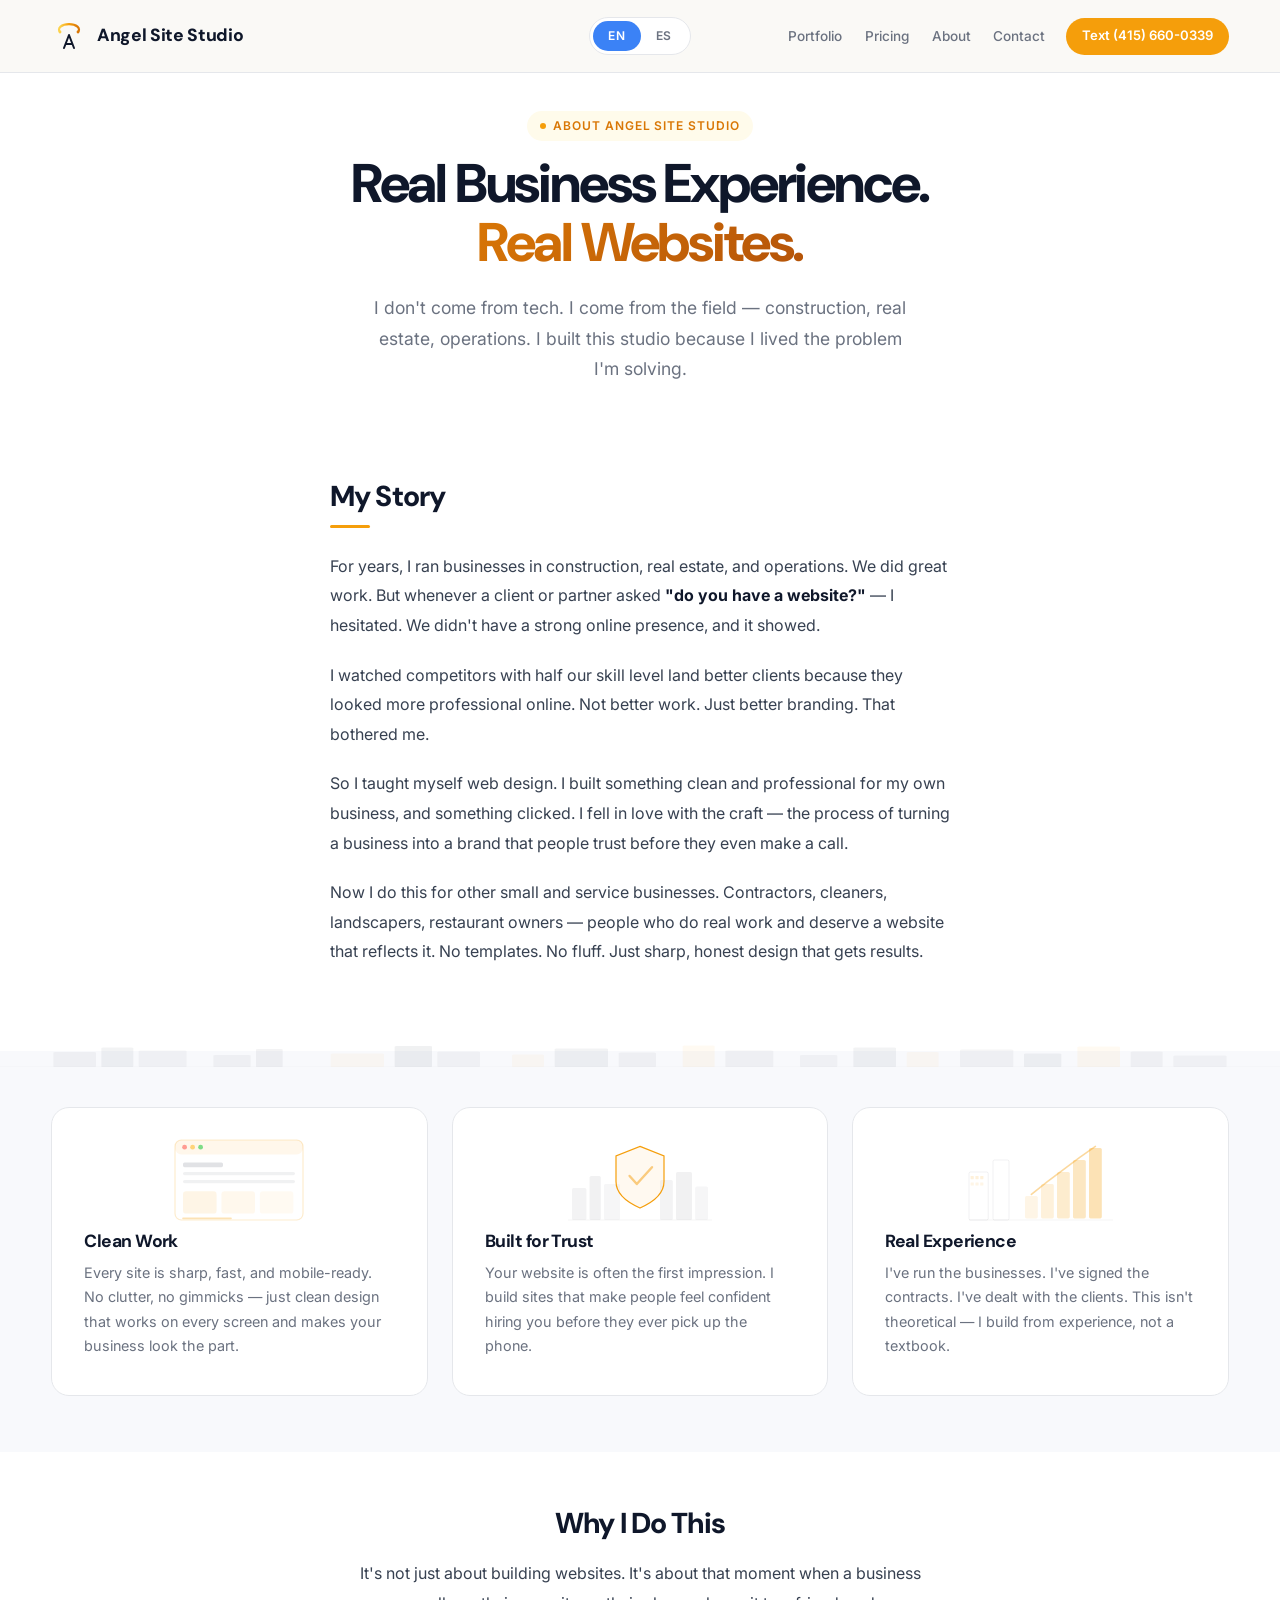
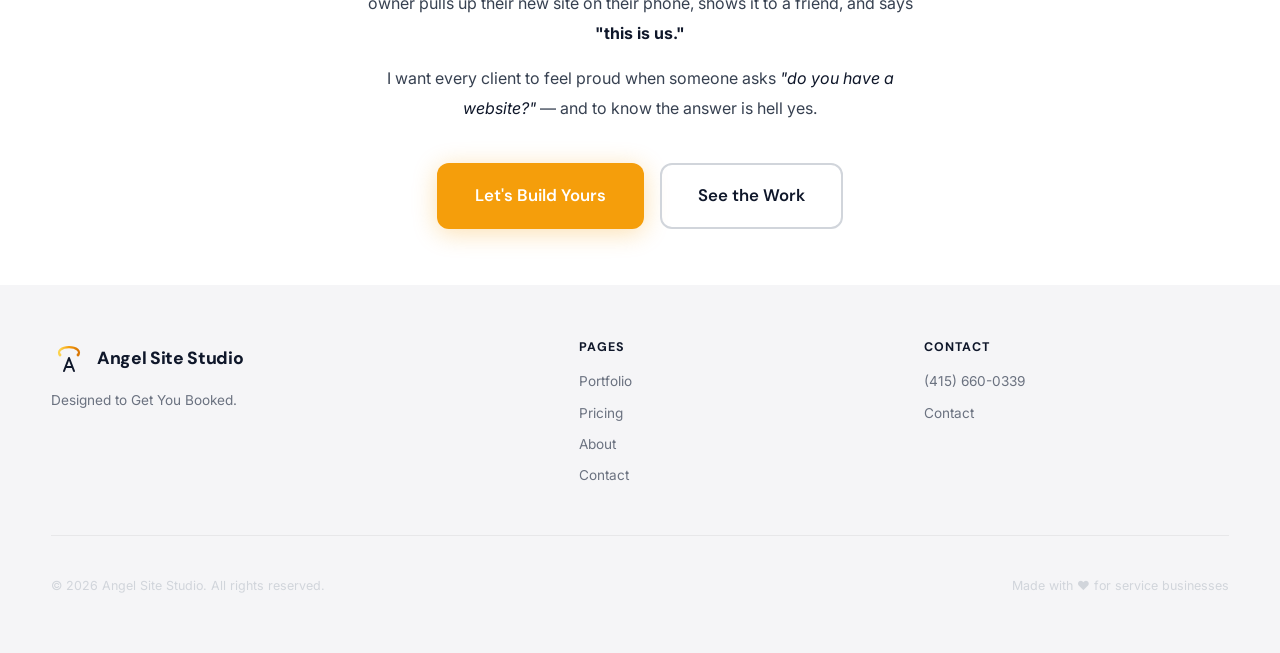
<file: about.html>
<!doctype html>
<html lang="en">
  <head>
  <link rel="icon" type="image/svg+xml" href="img/favicon.svg">
    <meta charset="UTF-8" />
    <meta name="viewport" content="width=device-width, initial-scale=1.0" />
  <meta http-equiv="X-Content-Type-Options" content="nosniff" />
  <meta name="referrer" content="strict-origin-when-cross-origin" />
    <title>About | Angel Site Studio</title>
    <meta name="description" content="Angel Site Studio builds premium websites for local service businesses. Learn our mission and who we serve." />
    <link rel="stylesheet" href="css/styles.css" />
  </head>
  <body>

    <header class="site-header" role="banner">
      <div class="container header-inner">
        <a class="logo" href="index.html" aria-label="Angel Site Studio Home">
          <span class="logo-icon" aria-hidden="true">
            <svg viewBox="0 0 36 36" fill="none" aria-hidden="true">
              <path d="M9 14 A10 5.5 0 1 1 27 14" stroke="url(#haloGradAb)" stroke-width="2.2" stroke-linecap="round" fill="none"/>
              <circle cx="9" cy="14" r="1.4" fill="url(#haloGradAb)"/>
              <circle cx="27" cy="14" r="1.4" fill="url(#haloGradAb)"/>
              <path class="a-path" d="M13 30 L18 17 L23 30 M14.8 26 H21.2" stroke="#fff" stroke-width="2" stroke-linecap="round" stroke-linejoin="round" fill="none"/>
              <defs>
                <linearGradient id="haloGradAb" x1="9" y1="14" x2="27" y2="14" gradientUnits="userSpaceOnUse">
                  <stop offset="0%" stop-color="#fcd34d"/>
                  <stop offset="50%" stop-color="#f59e0b"/>
                  <stop offset="100%" stop-color="#d97706"/>
                </linearGradient>
              </defs>
            </svg>
          </span>
          Angel Site Studio
        </a>
        <div class="lang-toggle" role="group" aria-label="Language selection">
          <button class="lang-opt active" data-lang="en" aria-pressed="true">EN</button>
          <button class="lang-opt" data-lang="es" aria-pressed="false">ES</button>
        </div>
        <button class="menu-toggle" aria-label="Toggle navigation menu" aria-expanded="false" aria-controls="main-nav">
          <span></span><span></span><span></span>
        </button>
        <nav class="nav" id="main-nav" role="navigation">
          <a href="portfolio.html" data-i18n="nav_portfolio">Portfolio</a>
          <a href="pricing.html" data-i18n="nav_pricing">Pricing</a>
          <a href="about.html" data-i18n="nav_about" aria-current="page">About</a>
          <a href="contact.html" data-i18n="nav_contact">Contact</a>

          <a class="btn-call" href="sms:+14156600339" data-i18n="nav_call">
            <svg viewBox="0 0 24 24" aria-hidden="true"><path d="M21 15a2 2 0 01-2 2H7l-4 4V5a2 2 0 012-2h14a2 2 0 012 2z"/></svg>
            Text (415) 660-0339
          </a>
        </nav>
      </div>
    </header>

    <main>

      <!-- ════════════════════════════════════════════
           1. HERO — Bold opening statement
           ════════════════════════════════════════════ -->
      <section class="about-hero">
        <div class="container">
          <div class="about-hero-inner reveal">
            <span class="eyebrow">About Angel Site Studio</span>
            <h1>Real Business Experience.<br><em>Real Websites.</em></h1>
            <p class="about-hero-sub">I don't come from tech. I come from the field — construction, real estate, operations. I built this studio because I lived the problem I'm solving.</p>
          </div>
        </div>
      </section>


      <!-- ════════════════════════════════════════════
           2. MY STORY — Personal, first-person
           ════════════════════════════════════════════ -->
      <section class="about-story">
        <div class="container">
          <div class="story-content reveal">
            <h2>My Story</h2>
            <div class="story-divider"></div>
            <p>For years, I ran businesses in construction, real estate, and operations. We did great work. But whenever a client or partner asked <strong>"do you have a website?"</strong> — I hesitated. We didn't have a strong online presence, and it showed.</p>
            <p>I watched competitors with half our skill level land better clients because they looked more professional online. Not better work. Just better branding. That bothered me.</p>
            <p>So I taught myself web design. I built something clean and professional for my own business, and something clicked. I fell in love with the craft — the process of turning a business into a brand that people trust before they even make a call.</p>
            <p>Now I do this for other small and service businesses. Contractors, cleaners, landscapers, restaurant owners — people who do real work and deserve a website that reflects it. No templates. No fluff. Just sharp, honest design that gets results.</p>
          </div>
        </div>
      </section>


      <!-- City skyline divider -->
      <div class="city-divider" aria-hidden="true">
        <svg viewBox="0 0 1200 80" preserveAspectRatio="none" fill="none" xmlns="http://www.w3.org/2000/svg">
          <rect x="50" y="30" width="40" height="50" rx="2" fill="var(--text)" opacity="0.04"/>
          <rect x="95" y="15" width="30" height="65" rx="2" fill="var(--text)" opacity="0.05"/>
          <rect x="130" y="25" width="45" height="55" rx="2" fill="var(--text)" opacity="0.035"/>
          <rect x="200" y="40" width="35" height="40" rx="2" fill="var(--text)" opacity="0.04"/>
          <rect x="240" y="20" width="25" height="60" rx="2" fill="var(--text)" opacity="0.05"/>
          <rect x="310" y="35" width="50" height="45" rx="2" fill="var(--cta)" opacity="0.04"/>
          <rect x="370" y="10" width="35" height="70" rx="2" fill="var(--text)" opacity="0.06"/>
          <rect x="410" y="28" width="40" height="52" rx="2" fill="var(--text)" opacity="0.035"/>
          <rect x="480" y="38" width="30" height="42" rx="2" fill="var(--cta)" opacity="0.04"/>
          <rect x="520" y="18" width="50" height="62" rx="2" fill="var(--text)" opacity="0.05"/>
          <rect x="580" y="32" width="35" height="48" rx="2" fill="var(--text)" opacity="0.04"/>
          <rect x="640" y="8" width="30" height="72" rx="2" fill="var(--cta)" opacity="0.05"/>
          <rect x="680" y="25" width="45" height="55" rx="2" fill="var(--text)" opacity="0.04"/>
          <rect x="750" y="40" width="35" height="40" rx="2" fill="var(--text)" opacity="0.035"/>
          <rect x="800" y="15" width="40" height="65" rx="2" fill="var(--text)" opacity="0.05"/>
          <rect x="850" y="30" width="30" height="50" rx="2" fill="var(--cta)" opacity="0.04"/>
          <rect x="900" y="22" width="50" height="58" rx="2" fill="var(--text)" opacity="0.04"/>
          <rect x="960" y="35" width="35" height="45" rx="2" fill="var(--text)" opacity="0.05"/>
          <rect x="1010" y="12" width="40" height="68" rx="2" fill="var(--cta)" opacity="0.05"/>
          <rect x="1060" y="28" width="30" height="52" rx="2" fill="var(--text)" opacity="0.04"/>
          <rect x="1100" y="42" width="50" height="38" rx="2" fill="var(--text)" opacity="0.035"/>
          <line x1="0" y1="79" x2="1200" y2="79" stroke="var(--text)" stroke-width="1" opacity="0.06"/>
        </svg>
      </div>

      <!-- ════════════════════════════════════════════
           3. VALUES — Three clean cards
           ════════════════════════════════════════════ -->
      <section class="about-values">
        <div class="container">
          <div class="values-grid">

            <div class="value-card reveal">
              <div class="value-visual">
                <svg viewBox="0 0 200 120" fill="none" xmlns="http://www.w3.org/2000/svg">
                  <!-- Clean Work: browser window with clean grid layout -->
                  <rect x="20" y="10" width="160" height="100" rx="8" stroke="var(--cta)" stroke-width="1.5" fill="none" opacity="0.2"/>
                  <rect x="20" y="10" width="160" height="18" rx="8" fill="var(--cta)" opacity="0.08"/>
                  <circle cx="32" cy="19" r="3" fill="#ff5f57" opacity="0.6"/>
                  <circle cx="42" cy="19" r="3" fill="#ffbd2e" opacity="0.6"/>
                  <circle cx="52" cy="19" r="3" fill="#28ca42" opacity="0.6"/>
                  <!-- Clean grid blocks -->
                  <rect x="30" y="38" width="50" height="6" rx="2" fill="var(--text)" opacity="0.12"/>
                  <rect x="30" y="50" width="140" height="4" rx="2" fill="var(--text)" opacity="0.06"/>
                  <rect x="30" y="60" width="140" height="4" rx="2" fill="var(--text)" opacity="0.06"/>
                  <rect x="30" y="74" width="42" height="28" rx="4" fill="var(--cta)" opacity="0.1"/>
                  <rect x="78" y="74" width="42" height="28" rx="4" fill="var(--cta)" opacity="0.07"/>
                  <rect x="126" y="74" width="42" height="28" rx="4" fill="var(--cta)" opacity="0.05"/>
                  <!-- Speed line -->
                  <line x1="30" y1="108" x2="90" y2="108" stroke="var(--cta)" stroke-width="2" stroke-linecap="round" opacity="0.3"/>
                </svg>
              </div>
              <h3>Clean Work</h3>
              <p>Every site is sharp, fast, and mobile-ready. No clutter, no gimmicks — just clean design that works on every screen and makes your business look the part.</p>
            </div>

            <div class="value-card reveal">
              <div class="value-visual">
                <svg viewBox="0 0 200 120" fill="none" xmlns="http://www.w3.org/2000/svg">
                  <!-- Built for Trust: shield with checkmark + buildings -->
                  <!-- City skyline -->
                  <rect x="15" y="70" width="18" height="40" rx="2" fill="var(--text)" opacity="0.05"/>
                  <rect x="37" y="55" width="14" height="55" rx="2" fill="var(--text)" opacity="0.06"/>
                  <rect x="55" y="65" width="20" height="45" rx="2" fill="var(--text)" opacity="0.04"/>
                  <rect x="125" y="60" width="16" height="50" rx="2" fill="var(--text)" opacity="0.05"/>
                  <rect x="145" y="50" width="20" height="60" rx="2" fill="var(--text)" opacity="0.06"/>
                  <rect x="169" y="68" width="16" height="42" rx="2" fill="var(--text)" opacity="0.04"/>
                  <!-- Shield -->
                  <path d="M100 18 L130 30 L130 62 Q130 82 100 95 Q70 82 70 62 L70 30 Z" stroke="var(--cta)" stroke-width="1.5" fill="var(--cta)" fill-opacity="0.06"/>
                  <!-- Checkmark -->
                  <polyline points="87,55 96,65 115,44" stroke="var(--cta)" stroke-width="3" stroke-linecap="round" stroke-linejoin="round" fill="none" opacity="0.5"/>
                  <!-- Ground line -->
                  <line x1="10" y1="110" x2="190" y2="110" stroke="var(--text)" stroke-width="1" opacity="0.06"/>
                </svg>
              </div>
              <h3>Built for Trust</h3>
              <p>Your website is often the first impression. I build sites that make people feel confident hiring you before they ever pick up the phone.</p>
            </div>

            <div class="value-card reveal">
              <div class="value-visual">
                <svg viewBox="0 0 200 120" fill="none" xmlns="http://www.w3.org/2000/svg">
                  <!-- Real Experience: tools + buildings + chart -->
                  <!-- Building outlines -->
                  <rect x="10" y="50" width="24" height="60" rx="2" fill="none" stroke="var(--text)" stroke-width="1" opacity="0.08"/>
                  <rect x="12" y="55" width="4" height="4" rx="0.5" fill="var(--cta)" opacity="0.15"/>
                  <rect x="18" y="55" width="4" height="4" rx="0.5" fill="var(--cta)" opacity="0.15"/>
                  <rect x="24" y="55" width="4" height="4" rx="0.5" fill="var(--cta)" opacity="0.15"/>
                  <rect x="12" y="63" width="4" height="4" rx="0.5" fill="var(--cta)" opacity="0.1"/>
                  <rect x="18" y="63" width="4" height="4" rx="0.5" fill="var(--cta)" opacity="0.1"/>
                  <rect x="24" y="63" width="4" height="4" rx="0.5" fill="var(--cta)" opacity="0.1"/>
                  <rect x="40" y="35" width="20" height="75" rx="2" fill="none" stroke="var(--text)" stroke-width="1" opacity="0.08"/>
                  <!-- Growth chart -->
                  <rect x="80" y="80" width="16" height="28" rx="2" fill="var(--cta)" opacity="0.1"/>
                  <rect x="100" y="65" width="16" height="43" rx="2" fill="var(--cta)" opacity="0.15"/>
                  <rect x="120" y="50" width="16" height="58" rx="2" fill="var(--cta)" opacity="0.2"/>
                  <rect x="140" y="35" width="16" height="73" rx="2" fill="var(--cta)" opacity="0.25"/>
                  <rect x="160" y="20" width="16" height="88" rx="2" fill="var(--cta)" opacity="0.3"/>
                  <!-- Trend line -->
                  <polyline points="88,78 108,62 128,47 148,32 168,18" stroke="var(--cta)" stroke-width="2" stroke-linecap="round" fill="none" opacity="0.4"/>
                  <!-- Ground line -->
                  <line x1="10" y1="110" x2="190" y2="110" stroke="var(--text)" stroke-width="1" opacity="0.06"/>
                </svg>
              </div>
              <h3>Real Experience</h3>
              <p>I've run the businesses. I've signed the contracts. I've dealt with the clients. This isn't theoretical — I build from experience, not a textbook.</p>
            </div>

          </div>
        </div>
      </section>


      <!-- ════════════════════════════════════════════
           4. WHY I DO THIS — Warm, human closing
           ════════════════════════════════════════════ -->
      <section class="about-closing">
        <div class="container">
          <div class="closing-content reveal">
            <h2>Why I Do This</h2>
            <p>It's not just about building websites. It's about that moment when a business owner pulls up their new site on their phone, shows it to a friend, and says <strong>"this is us."</strong></p>
            <p>I want every client to feel proud when someone asks <em>"do you have a website?"</em> — and to know the answer is hell yes.</p>
            <div class="closing-cta">
              <a class="btn btn-primary btn-lg" href="contact.html">Let's Build Yours</a>
              <a class="btn btn-ghost btn-lg" href="portfolio.html">See the Work</a>
            </div>
          </div>
        </div>
      </section>

    </main>

    <footer class="site-footer" role="contentinfo">
      <div class="container">
        <div class="footer-grid">
          <div class="footer-brand">
            <a class="logo" href="index.html" aria-label="Angel Site Studio Home">
              <span class="logo-icon" aria-hidden="true">
                <svg viewBox="0 0 36 36" fill="none" aria-hidden="true">
                  <path d="M9 14 A10 5.5 0 1 1 27 14" stroke="url(#haloGradAbF)" stroke-width="2.2" stroke-linecap="round" fill="none"/>
                  <circle cx="9" cy="14" r="1.4" fill="url(#haloGradAbF)"/>
                  <circle cx="27" cy="14" r="1.4" fill="url(#haloGradAbF)"/>
                  <path class="a-path" d="M13 30 L18 17 L23 30 M14.8 26 H21.2" stroke="#fff" stroke-width="2" stroke-linecap="round" stroke-linejoin="round" fill="none"/>
                  <defs>
                    <linearGradient id="haloGradAbF" x1="9" y1="14" x2="27" y2="14" gradientUnits="userSpaceOnUse">
                      <stop offset="0%" stop-color="#fcd34d"/>
                      <stop offset="50%" stop-color="#f59e0b"/>
                      <stop offset="100%" stop-color="#d97706"/>
                    </linearGradient>
                  </defs>
                </svg>
              </span>
              Angel Site Studio
            </a>
            <p data-i18n="footer_tagline">Designed to Get You Booked.</p>
          </div>
          <nav class="footer-col" aria-label="Site pages">
            <h4 data-i18n="footer_pages">Pages</h4>
            <a href="portfolio.html" data-i18n="nav_portfolio">Portfolio</a>
            <a href="pricing.html"   data-i18n="nav_pricing">Pricing</a>
            <a href="about.html"     data-i18n="nav_about">About</a>
            <a href="contact.html"   data-i18n="nav_contact">Contact</a>
          </nav>
          <div class="footer-col">
            <h4 data-i18n="footer_contact">Contact</h4>
            <a href="tel:+14156600339" data-i18n="contact_phone">(415) 660-0339</a>
            <a href="contact.html" data-i18n="nav_contact">Contact Form</a>
          </div>
        </div>
        <div class="footer-bottom">
          <span data-i18n="footer_copy">&copy; 2026 Angel Site Studio. All rights reserved.</span>
          <span>Made with &#9829; for service businesses</span>
        </div>
      </div>
    </footer>

    <div class="mobile-bar" role="navigation" aria-label="Mobile quick actions">
      <a class="btn btn-secondary" href="tel:+14156600339" data-i18n="nav_call">Call (415) 660-0339</a>
      <a class="btn btn-primary" href="contact.html" data-i18n="hero_cta1">Get a Free Quote!</a>
    </div>

    <script src="js/main.js"></script>
  </body>
</html>
</file>
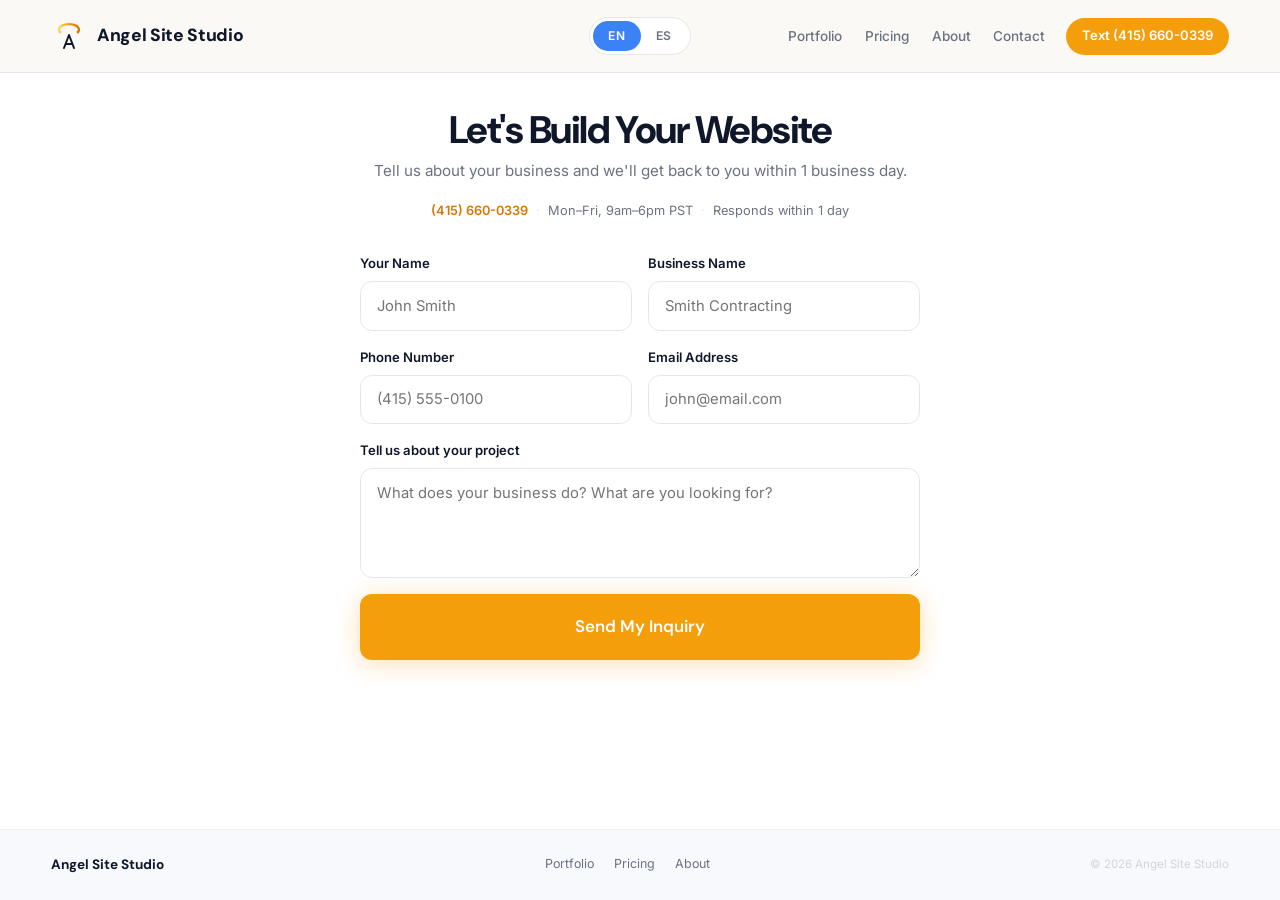
<file: contact.html>
<!doctype html>
<html lang="en">
<head>
  <link rel="icon" type="image/svg+xml" href="img/favicon.svg">
  <meta charset="UTF-8" />
  <meta name="viewport" content="width=device-width, initial-scale=1.0" />
  <meta http-equiv="X-Content-Type-Options" content="nosniff" />
  <meta name="referrer" content="strict-origin-when-cross-origin" />
  <title>Contact — Angel Site Studio</title>
  <meta name="description" content="Get in touch with Angel Site Studio. Tell us about your business and we'll build a custom web strategy for you." />
  <link rel="stylesheet" href="css/styles.css" />
</head>
<body>

<!-- NAVBAR -->
<header class="site-header" role="banner">
  <div class="container header-inner">
    <a class="logo" href="index.html" aria-label="Angel Site Studio Home">
      <span class="logo-icon" aria-hidden="true">
        <svg viewBox="0 0 36 36" fill="none" aria-hidden="true">
          <path d="M9 14 A10 5.5 0 1 1 27 14" stroke="url(#haloGradCo)" stroke-width="2.2" stroke-linecap="round" fill="none"/>
          <circle cx="9" cy="14" r="1.4" fill="url(#haloGradCo)"/>
          <circle cx="27" cy="14" r="1.4" fill="url(#haloGradCo)"/>
          <path class="a-path" d="M13 30 L18 17 L23 30 M14.8 26 H21.2" stroke="#fff" stroke-width="2" stroke-linecap="round" stroke-linejoin="round" fill="none"/>
          <defs>
            <linearGradient id="haloGradCo" x1="9" y1="14" x2="27" y2="14" gradientUnits="userSpaceOnUse">
              <stop offset="0%" stop-color="#fcd34d"/>
              <stop offset="50%" stop-color="#f59e0b"/>
              <stop offset="100%" stop-color="#d97706"/>
            </linearGradient>
          </defs>
        </svg>
      </span>
      Angel Site Studio
    </a>
    <div class="lang-toggle" role="group" aria-label="Language selection">
      <button class="lang-opt active" data-lang="en" aria-pressed="true">EN</button>
      <button class="lang-opt" data-lang="es" aria-pressed="false">ES</button>
    </div>
    <button class="menu-toggle" aria-label="Toggle navigation menu" aria-expanded="false" aria-controls="main-nav">
      <span></span><span></span><span></span>
    </button>
    <nav class="nav" id="main-nav" role="navigation">
          <a href="portfolio.html" data-i18n="nav_portfolio">Portfolio</a>
          <a href="pricing.html" data-i18n="nav_pricing">Pricing</a>
          <a href="about.html" data-i18n="nav_about">About</a>
          <a href="contact.html" data-i18n="nav_contact" aria-current="page">Contact</a>

      <a class="btn-call" href="sms:+14156600339" data-i18n="nav_call">
        <svg viewBox="0 0 24 24" aria-hidden="true"><path d="M21 15a2 2 0 01-2 2H7l-4 4V5a2 2 0 012-2h14a2 2 0 012 2z"/></svg>
        Text (415) 660-0339
      </a>
    </nav>
  </div>
</header>

<main>

<!-- CONTACT — Single centered column -->
<section class="contact-page" id="contact-form-section">
  <div class="container">
    <div class="contact-center">

      <h1>Let's Build Your Website</h1>
      <p class="contact-sub">Tell us about your business and we'll get back to you within 1 business day.</p>

      <div class="contact-quick-info">
        <span><a href="tel:+14156600339">(415) 660-0339</a></span>
        <span class="contact-dot">·</span>
        <span>Mon–Fri, 9am–6pm PST</span>
        <span class="contact-dot">·</span>
        <span>Responds within 1 day</span>
      </div>

      <div class="form-success" role="status" aria-live="polite">
        <div class="form-success-icon" aria-hidden="true">✅</div>
        <h3 data-i18n="form_success_h">Message Sent!</h3>
        <p data-i18n="form_success_p">Thanks for reaching out. We'll be in touch within 1 business day.</p>
      </div>

      <form id="contact-form" class="form-stack" action="https://formspree.io/f/mdawyvdz" method="POST" novalidate>
        <div class="form-row">
          <div class="form-field">
            <label for="c-name">Your Name</label>
            <input id="c-name" type="text" name="name" autocomplete="name" required placeholder="John Smith" />
          </div>
          <div class="form-field">
            <label for="c-biz">Business Name</label>
            <input id="c-biz" type="text" name="business" autocomplete="organization" required placeholder="Smith Contracting" />
          </div>
        </div>
        <div class="form-row">
          <div class="form-field">
            <label for="c-phone">Phone Number</label>
            <input id="c-phone" type="tel" name="phone" autocomplete="tel" required placeholder="(415) 555-0100" />
          </div>
          <div class="form-field">
            <label for="c-email">Email Address</label>
            <input id="c-email" type="email" name="email" autocomplete="email" required placeholder="john@email.com" />
          </div>
        </div>
        <div class="form-field">
          <label for="c-message">Tell us about your project</label>
          <textarea id="c-message" name="message" rows="3" required placeholder="What does your business do? What are you looking for?"></textarea>
        </div>
        <button class="btn btn-primary btn-lg btn-full" type="submit">Send My Inquiry</button>
      </form>

    </div>
  </div>
</section>

</main>

<footer class="contact-footer">
  <div class="container">
    <div class="contact-footer-inner">
      <span class="contact-footer-brand">Angel Site Studio</span>
      <nav class="contact-footer-links">
        <a href="portfolio.html">Portfolio</a>
        <a href="pricing.html">Pricing</a>
        <a href="about.html">About</a>
      </nav>
      <span class="contact-footer-copy">&copy; 2026 Angel Site Studio</span>
    </div>
  </div>
</footer>

<script src="js/main.js"></script>
</body>
</html>
</file>
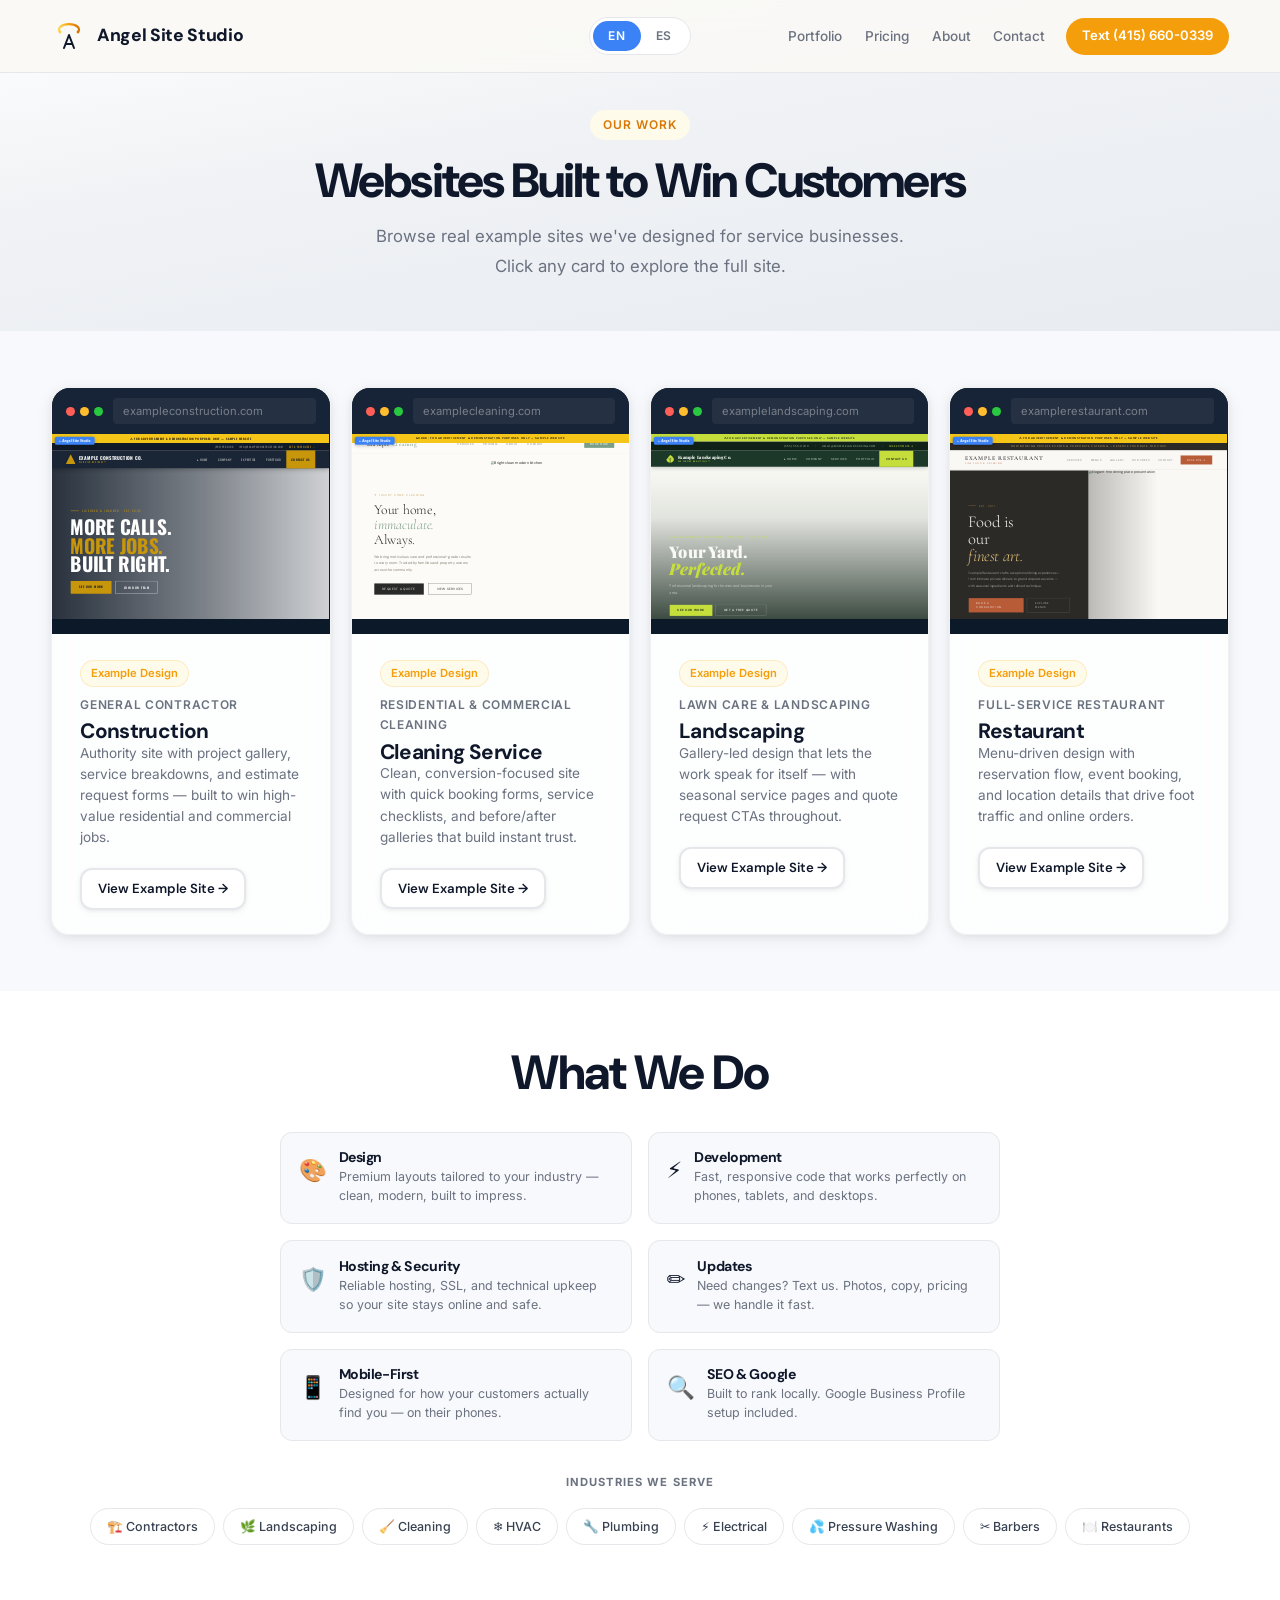
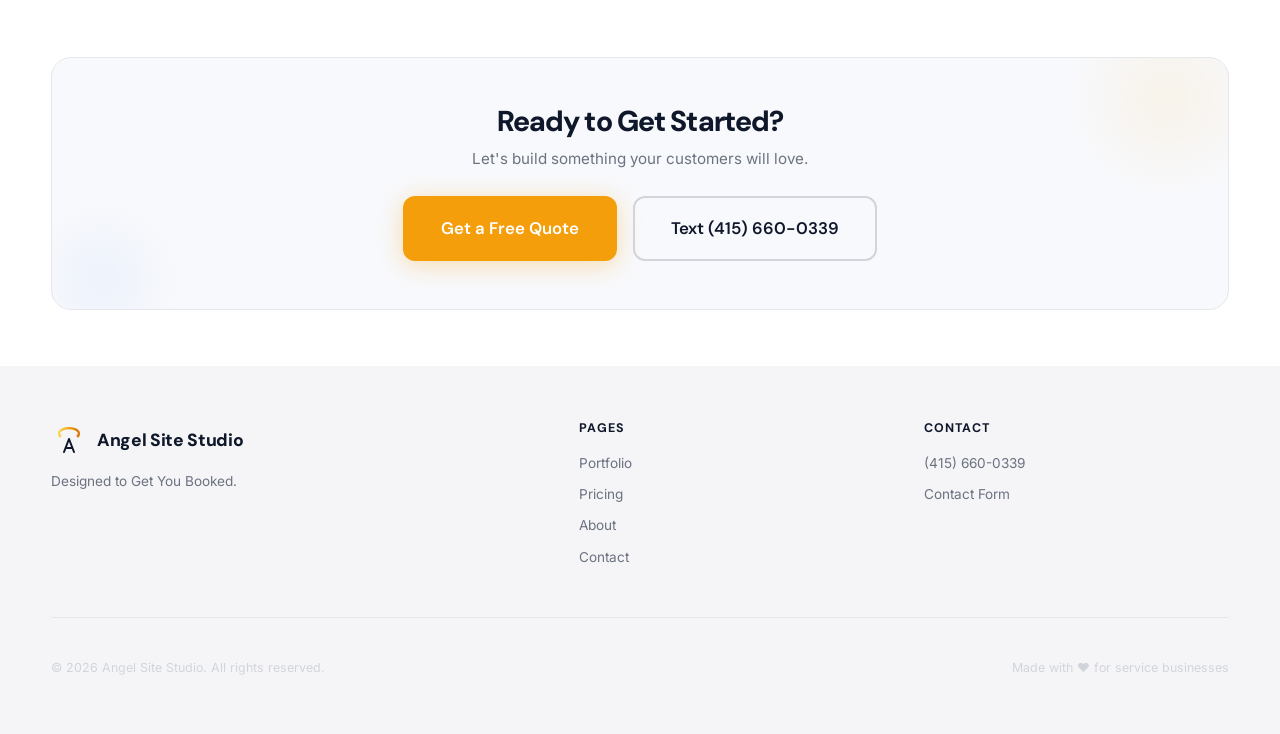
<file: portfolio.html>
<!doctype html>
<html lang="en">
  <head>
  <link rel="icon" type="image/svg+xml" href="img/favicon.svg">
    <meta charset="UTF-8" />
    <meta name="viewport" content="width=device-width, initial-scale=1.0" />
  <meta http-equiv="X-Content-Type-Options" content="nosniff" />
  <meta name="referrer" content="strict-origin-when-cross-origin" />
    <title>Portfolio | Angel Site Studio</title>
    <meta name="description" content="Browse example websites we've built for service businesses — construction, cleaning, landscaping, restaurants, and more." />
    <link rel="stylesheet" href="css/styles.css" />
  </head>
  <body>

    <header class="site-header" role="banner">
      <div class="container header-inner">
        <a class="logo" href="index.html" aria-label="Angel Site Studio Home">
          <span class="logo-icon" aria-hidden="true">
            <svg viewBox="0 0 36 36" fill="none" aria-hidden="true">
              <path d="M9 14 A10 5.5 0 1 1 27 14" stroke="url(#haloGradPH)" stroke-width="2.2" stroke-linecap="round" fill="none"/>
              <circle cx="9" cy="14" r="1.4" fill="url(#haloGradPH)"/>
              <circle cx="27" cy="14" r="1.4" fill="url(#haloGradPH)"/>
              <path class="a-path" d="M13 30 L18 17 L23 30 M14.8 26 H21.2" stroke="#fff" stroke-width="2" stroke-linecap="round" stroke-linejoin="round" fill="none"/>
              <defs>
                <linearGradient id="haloGradPH" x1="9" y1="14" x2="27" y2="14" gradientUnits="userSpaceOnUse">
                  <stop offset="0%" stop-color="#fcd34d"/>
                  <stop offset="50%" stop-color="#f59e0b"/>
                  <stop offset="100%" stop-color="#d97706"/>
                </linearGradient>
              </defs>
            </svg>
          </span>
          Angel Site Studio
        </a>
        <div class="lang-toggle" role="group" aria-label="Language selection">
          <button class="lang-opt active" data-lang="en">EN</button>
          <button class="lang-opt" data-lang="es">ES</button>
        </div>
        <button class="menu-toggle" aria-label="Toggle navigation menu" aria-expanded="false" aria-controls="main-nav">
          <span></span><span></span><span></span>
        </button>
        <nav class="nav" id="main-nav" role="navigation">
          <a href="portfolio.html" data-i18n="nav_portfolio" aria-current="page">Portfolio</a>
          <a href="pricing.html" data-i18n="nav_pricing">Pricing</a>
          <a href="about.html" data-i18n="nav_about">About</a>
          <a href="contact.html" data-i18n="nav_contact">Contact</a>

          <a class="btn-call" href="sms:+14156600339" data-i18n="nav_call">
            <svg viewBox="0 0 24 24" aria-hidden="true"><path d="M21 15a2 2 0 01-2 2H7l-4 4V5a2 2 0 012-2h14a2 2 0 012 2z"/></svg>
            Text (415) 660-0339
          </a>
        </nav>
      </div>
    </header>

    <main>

      <section class="page-hero">
        <div class="container">
          <span class="eyebrow">Our Work</span>
          <h1>Websites Built to Win Customers</h1>
          <p class="lead">Browse real example sites we've designed for service businesses. Click any card to explore the full site.</p>
        </div>
      </section>

      <!-- EXAMPLE SITES -->
      <section class="section-sm bg-ivory">
        <div class="container">
          <div class="portfolio-grid">

            <!-- Construction -->
            <article class="card-glass reveal">
              <div class="browser-wrap" aria-hidden="true">
                <div class="browser-bar">
                  <div class="b-dots"><span class="b-dot r"></span><span class="b-dot y"></span><span class="b-dot g"></span></div>
                  <span class="b-url">exampleconstruction.com</span>
                </div>
                <div class="browser-screen browser-screen--iframe">
                  <iframe src="examples/angel-construction-hoeft.html" loading="lazy" tabindex="-1" title="Construction website preview"></iframe>
                </div>
              </div>
              <span class="badge-example">Example Design</span>
              <p class="port-industry">General Contractor</p>
              <h3>Construction</h3>
              <p class="port-desc">Authority site with project gallery, service breakdowns, and estimate request forms — built to win high-value residential and commercial jobs.</p>
              <a class="btn btn-secondary btn-sm" href="examples/angel-construction-hoeft.html">View Example Site →</a>
            </article>

            <!-- Cleaning -->
            <article class="card-glass reveal">
              <div class="browser-wrap" aria-hidden="true">
                <div class="browser-bar">
                  <div class="b-dots"><span class="b-dot r"></span><span class="b-dot y"></span><span class="b-dot g"></span></div>
                  <span class="b-url">examplecleaning.com</span>
                </div>
                <div class="browser-screen browser-screen--iframe">
                  <iframe src="examples/angel-cleaning-service.html" loading="lazy" tabindex="-1" title="Cleaning service website preview"></iframe>
                </div>
              </div>
              <span class="badge-example">Example Design</span>
              <p class="port-industry">Residential &amp; Commercial Cleaning</p>
              <h3>Cleaning Service</h3>
              <p class="port-desc">Clean, conversion-focused site with quick booking forms, service checklists, and before/after galleries that build instant trust.</p>
              <a class="btn btn-secondary btn-sm" href="examples/angel-cleaning-service.html">View Example Site →</a>
            </article>

            <!-- Landscaping -->
            <article class="card-glass reveal">
              <div class="browser-wrap" aria-hidden="true">
                <div class="browser-bar">
                  <div class="b-dots"><span class="b-dot r"></span><span class="b-dot y"></span><span class="b-dot g"></span></div>
                  <span class="b-url">examplelandscaping.com</span>
                </div>
                <div class="browser-screen browser-screen--iframe">
                  <iframe src="examples/angel-landscaping.html" loading="lazy" tabindex="-1" title="Landscaping website preview"></iframe>
                </div>
              </div>
              <span class="badge-example">Example Design</span>
              <p class="port-industry">Lawn Care &amp; Landscaping</p>
              <h3>Landscaping</h3>
              <p class="port-desc">Gallery-led design that lets the work speak for itself — with seasonal service pages and quote request CTAs throughout.</p>
              <a class="btn btn-secondary btn-sm" href="examples/angel-landscaping.html">View Example Site →</a>
            </article>

            <!-- Restaurant -->
            <article class="card-glass reveal">
              <div class="browser-wrap" aria-hidden="true">
                <div class="browser-bar">
                  <div class="b-dots"><span class="b-dot r"></span><span class="b-dot y"></span><span class="b-dot g"></span></div>
                  <span class="b-url">examplerestaurant.com</span>
                </div>
                <div class="browser-screen browser-screen--iframe">
                  <iframe src="examples/angel-restaurants.html" loading="lazy" tabindex="-1" title="Restaurant website preview"></iframe>
                </div>
              </div>
              <span class="badge-example">Example Design</span>
              <p class="port-industry">Full-Service Restaurant</p>
              <h3>Restaurant</h3>
              <p class="port-desc">Menu-driven design with reservation flow, event booking, and location details that drive foot traffic and online orders.</p>
              <a class="btn btn-secondary btn-sm" href="examples/angel-restaurants.html">View Example Site →</a>
            </article>

          </div>
        </div>
      </section>

      <!-- SERVICES — merged below portfolio -->
      <section class="services-page" style="padding-top:var(--sec-sm);padding-bottom:var(--sec-sm);">
        <div class="container">
          <div class="services-header-compact">
            <h2>What We Do</h2>
          </div>
          <div class="services-compact-grid">
            <div class="svc-compact"><div class="svc-icon">🎨</div><div><h3>Design</h3><p>Premium layouts tailored to your industry — clean, modern, built to impress.</p></div></div>
            <div class="svc-compact"><div class="svc-icon">⚡</div><div><h3>Development</h3><p>Fast, responsive code that works perfectly on phones, tablets, and desktops.</p></div></div>
            <div class="svc-compact"><div class="svc-icon">🛡️</div><div><h3>Hosting &amp; Security</h3><p>Reliable hosting, SSL, and technical upkeep so your site stays online and safe.</p></div></div>
            <div class="svc-compact"><div class="svc-icon">✏️</div><div><h3>Updates</h3><p>Need changes? Text us. Photos, copy, pricing — we handle it fast.</p></div></div>
            <div class="svc-compact"><div class="svc-icon">📱</div><div><h3>Mobile-First</h3><p>Designed for how your customers actually find you — on their phones.</p></div></div>
            <div class="svc-compact"><div class="svc-icon">🔍</div><div><h3>SEO &amp; Google</h3><p>Built to rank locally. Google Business Profile setup included.</p></div></div>
          </div>
          <!-- Industries we serve -->
          <div class="industries-strip">
            <p class="industries-label">Industries We Serve</p>
            <div class="industries-row">
              <span>🏗️ Contractors</span>
              <span>🌿 Landscaping</span>
              <span>🧹 Cleaning</span>
              <span>❄️ HVAC</span>
              <span>🔧 Plumbing</span>
              <span>⚡ Electrical</span>
              <span>💦 Pressure Washing</span>
              <span>✂️ Barbers</span>
              <span>🍽️ Restaurants</span>
            </div>
          </div>

        </div>
      </section>

      <!-- CTA — Glass card -->
      <section style="padding:var(--sec-sm) 0;">
        <div class="container">
          <div class="portfolio-cta-card">
            <div class="portfolio-cta-bubble portfolio-cta-bubble-1"></div>
            <div class="portfolio-cta-bubble portfolio-cta-bubble-2"></div>
            <div class="portfolio-cta-inner">
              <h2>Ready to Get Started?</h2>
              <p>Let's build something your customers will love.</p>
              <div class="cta-btns">
                <a class="btn btn-primary btn-lg" href="contact.html">Get a Free Quote</a>
                <a class="btn btn-ghost btn-lg" href="sms:+14156600339">Text (415) 660-0339</a>
              </div>
            </div>
          </div>
        </div>
      </section>

    </main>

    <footer class="site-footer" role="contentinfo">
      <div class="container">
        <div class="footer-grid">
          <div class="footer-brand">
            <a class="logo" href="index.html" aria-label="Angel Site Studio Home">
              <span class="logo-icon" aria-hidden="true">
                <svg viewBox="0 0 36 36" fill="none" aria-hidden="true">
                  <path d="M9 14 A10 5.5 0 1 1 27 14" stroke="url(#haloGradPF)" stroke-width="2.2" stroke-linecap="round" fill="none"/>
                  <circle cx="9" cy="14" r="1.4" fill="url(#haloGradPF)"/>
                  <circle cx="27" cy="14" r="1.4" fill="url(#haloGradPF)"/>
                  <path class="a-path" d="M13 30 L18 17 L23 30 M14.8 26 H21.2" stroke="#fff" stroke-width="2" stroke-linecap="round" stroke-linejoin="round" fill="none"/>
                  <defs>
                    <linearGradient id="haloGradPF" x1="9" y1="14" x2="27" y2="14" gradientUnits="userSpaceOnUse">
                      <stop offset="0%" stop-color="#fcd34d"/>
                      <stop offset="50%" stop-color="#f59e0b"/>
                      <stop offset="100%" stop-color="#d97706"/>
                    </linearGradient>
                  </defs>
                </svg>
              </span>
              Angel Site Studio
            </a>
            <p>Designed to Get You Booked.</p>
          </div>
          <nav class="footer-col" aria-label="Site pages">
            <h4>Pages</h4>
            <a href="portfolio.html">Portfolio</a>
            <a href="pricing.html">Pricing</a>
            <a href="about.html">About</a>
            <a href="contact.html">Contact</a>
          </nav>
          <div class="footer-col">
            <h4>Contact</h4>
            <a href="tel:+14156600339">(415) 660-0339</a>
            <a href="contact.html">Contact Form</a>
          </div>
        </div>
        <div class="footer-bottom">
          <span>&copy; 2026 Angel Site Studio. All rights reserved.</span>
          <span>Made with ♥ for service businesses</span>
        </div>
      </div>
    </footer>

    <div class="mobile-bar" role="navigation" aria-label="Mobile quick actions">
      <a class="btn btn-secondary" href="sms:+14156600339">Text (415) 660-0339</a>
      <a class="btn btn-primary" href="contact.html">Get My Free Quote</a>
    </div>

    <script src="js/main.js"></script>
  </body>
</html>
</file>
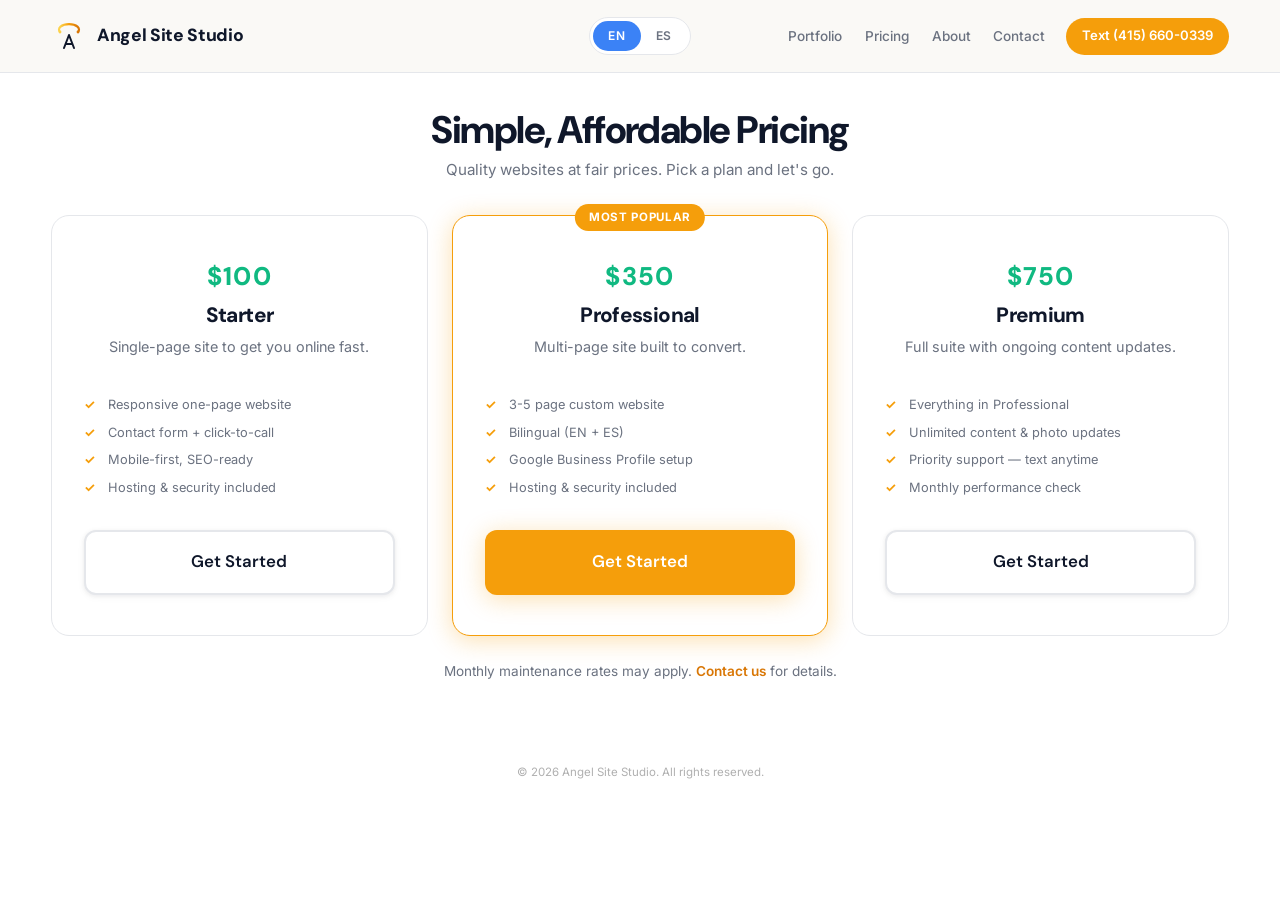
<file: pricing.html>
<!doctype html>
<html lang="en">
  <head>
  <link rel="icon" type="image/svg+xml" href="img/favicon.svg">
    <meta charset="UTF-8" />
    <meta name="viewport" content="width=device-width, initial-scale=1.0" />
  <meta http-equiv="X-Content-Type-Options" content="nosniff" />
  <meta name="referrer" content="strict-origin-when-cross-origin" />
    <title>Pricing | Angel Site Studio</title>
    <meta name="description" content="Affordable website packages for service businesses. Choose a plan that fits your needs — from single-page sites to full business suites." />
    <link rel="stylesheet" href="css/styles.css" />
  </head>
  <body>

    <header class="site-header" role="banner">
      <div class="container header-inner">
        <a class="logo" href="index.html" aria-label="Angel Site Studio Home">
          <span class="logo-icon" aria-hidden="true">
            <svg viewBox="0 0 36 36" fill="none" aria-hidden="true">
              <path d="M9 14 A10 5.5 0 1 1 27 14" stroke="url(#haloGradPr)" stroke-width="2.2" stroke-linecap="round" fill="none"/>
              <circle cx="9" cy="14" r="1.4" fill="url(#haloGradPr)"/>
              <circle cx="27" cy="14" r="1.4" fill="url(#haloGradPr)"/>
              <path class="a-path" d="M13 30 L18 17 L23 30 M14.8 26 H21.2" stroke="#fff" stroke-width="2" stroke-linecap="round" stroke-linejoin="round" fill="none"/>
              <defs>
                <linearGradient id="haloGradPr" x1="9" y1="14" x2="27" y2="14" gradientUnits="userSpaceOnUse">
                  <stop offset="0%" stop-color="#fcd34d"/>
                  <stop offset="50%" stop-color="#f59e0b"/>
                  <stop offset="100%" stop-color="#d97706"/>
                </linearGradient>
              </defs>
            </svg>
          </span>
          Angel Site Studio
        </a>
        <div class="lang-toggle" role="group" aria-label="Language selection">
          <button class="lang-opt active" data-lang="en" aria-pressed="true">EN</button>
          <button class="lang-opt" data-lang="es" aria-pressed="false">ES</button>
        </div>
        <button class="menu-toggle" aria-label="Toggle navigation menu" aria-expanded="false" aria-controls="main-nav">
          <span></span><span></span><span></span>
        </button>
        <nav class="nav" id="main-nav" role="navigation">
          <a href="portfolio.html" data-i18n="nav_portfolio">Portfolio</a>
          <a href="pricing.html" data-i18n="nav_pricing" aria-current="page">Pricing</a>
          <a href="about.html" data-i18n="nav_about">About</a>
          <a href="contact.html" data-i18n="nav_contact">Contact</a>

          <a class="btn-call" href="sms:+14156600339" data-i18n="nav_call">
            <svg viewBox="0 0 24 24" aria-hidden="true"><path d="M21 15a2 2 0 01-2 2H7l-4 4V5a2 2 0 012-2h14a2 2 0 012 2z"/></svg>
            Text (415) 660-0339
          </a>
        </nav>
      </div>
    </header>

    <main>

      <section class="pricing-page">
        <div class="container">
          <div class="pricing-header">
            <h1>Simple, Affordable Pricing</h1>
            <p>Quality websites at fair prices. Pick a plan and let's go.</p>
          </div>

          <div class="pricing-grid">

            <div class="pricing-card">
              <div class="pricing-tier">$100</div>
              <h3>Starter</h3>
              <p class="pricing-desc">Single-page site to get you online fast.</p>
              <ul class="list-check">
                <li>Responsive one-page website</li>
                <li>Contact form + click-to-call</li>
                <li>Mobile-first, SEO-ready</li>
                <li>Hosting &amp; security included</li>
              </ul>
              <a class="btn btn-secondary btn-lg btn-full" href="contact.html">Get Started</a>
            </div>

            <div class="pricing-card featured">
              <span class="pricing-badge">Most Popular</span>
              <div class="pricing-tier">$350</div>
              <h3>Professional</h3>
              <p class="pricing-desc">Multi-page site built to convert.</p>
              <ul class="list-check">
                <li>3-5 page custom website</li>
                <li>Bilingual (EN + ES)</li>
                <li>Google Business Profile setup</li>
                <li>Hosting &amp; security included</li>
              </ul>
              <a class="btn btn-primary btn-lg btn-full" href="contact.html">Get Started</a>
            </div>

            <div class="pricing-card">
              <div class="pricing-tier">$750</div>
              <h3>Premium</h3>
              <p class="pricing-desc">Full suite with ongoing content updates.</p>
              <ul class="list-check">
                <li>Everything in Professional</li>
                <li>Unlimited content &amp; photo updates</li>
                <li>Priority support — text anytime</li>
                <li>Monthly performance check</li>
              </ul>
              <a class="btn btn-secondary btn-lg btn-full" href="contact.html">Get Started</a>
            </div>

          </div>

          <p class="pricing-note">Monthly maintenance rates may apply. <a href="contact.html">Contact us</a> for details.</p>
        </div>
      </section>

    </main>

    <div style="text-align:center;padding:1.5rem 0;font-size:0.72rem;color:#b0b0b0;">&copy; 2026 Angel Site Studio. All rights reserved.</div>

    <script src="js/main.js"></script>
  </body>
</html>
</file>
<file: css/styles.css>
/* ============================================================
   ANGEL SITE STUDIO — STYLES.CSS
   Layout mirrors Nubien template · Angel Site Studio branding
   ============================================================ */

@import url('https://fonts.googleapis.com/css2?family=DM+Sans:ital,opsz,wght@0,9..40,400;0,9..40,500;0,9..40,600;0,9..40,700;0,9..40,800;1,9..40,400&family=Inter:wght@400;500;600;700&display=swap');

/* ============================================================
   1. RESET & BASE
   ============================================================ */

*, *::before, *::after { box-sizing: border-box; margin: 0; padding: 0; }
html { scroll-behavior: smooth; }
body {
  font-family: 'Inter', system-ui, -apple-system, sans-serif;
  background: var(--bg);
  color: var(--text);
  font-size: 1rem;
  line-height: 1.65;
  -webkit-font-smoothing: antialiased;
  -moz-osx-font-smoothing: grayscale;
}
img { max-width: 100%; display: block; }
a { color: inherit; text-decoration: none; }
ul, ol { list-style: none; }
button { cursor: pointer; border: none; background: none; font: inherit; }
input, textarea, select { font: inherit; }

/* ============================================================
   2. DESIGN TOKENS
   ============================================================ */

:root {
  /* Backgrounds */
  --bg:             #FFFFFF;
  --bg-soft:        #F8F9FC;
  --surface:        #ffffff;
  --hero-bg:        #060915;
  --dark-section:   #060915;

  /* Brand blue — stays for nav, links, secondary elements */
  --primary:        #3B82F6;
  --primary-dark:   #2563EB;
  --primary-light:  #EFF6FF;
  --primary-glow:   rgba(59,130,246,0.20);

  /* Gold CTA — primary action color */
  --cta:            #F59E0B;
  --cta-dark:       #D97706;
  --cta-light:      #FFFBEB;

  /* Text */
  --text:           #0F172A;
  --text-secondary: #374151;
  --muted:          #6B7280;

  /* Borders */
  --border:         #E5E7EB;
  --border-strong:  #D1D5DB;

  /* State */
  --hover-hl:     #FFFBEB;
  --success:      #10b981;

  /* Surfaces */
  --glass-bg:     rgba(255,255,255,0.72);
  --glass-border: rgba(0,0,0,0.06);

  /* Shadows */
  --shadow-sm:      0 1px 4px rgba(15,23,42,0.06), 0 2px 8px rgba(15,23,42,0.04);
  --shadow:         0 4px 16px rgba(15,23,42,0.08), 0 2px 8px rgba(15,23,42,0.05);
  --shadow-lg:      0 12px 40px rgba(15,23,42,0.12), 0 4px 16px rgba(15,23,42,0.07);
  --shadow-blue:    0 4px 20px rgba(59,130,246,0.28);
  --shadow-gold:    0 4px 24px rgba(245,158,11,0.32);

  /* Radius */
  --radius:       18px;
  --radius-sm:    12px;
  --radius-xs:    8px;

  /* Spacing — 20% more breathing room */
  --sec:          80px;
  --sec-sm:       56px;
}

/* ============================================================
   3. TYPOGRAPHY
   ============================================================ */

h1, h2, h3, h4 {
  font-family: 'DM Sans', system-ui, sans-serif;
  font-weight: 700;
  line-height: 1.1;
  letter-spacing: -0.03em;
  color: var(--text);
}
h1 {
  font-size: clamp(2.6rem, 6vw, 5rem);
  font-weight: 800;
  letter-spacing: -0.04em;
  line-height: 1.05;
}
h2 {
  font-size: clamp(2rem, 3.8vw, 3rem);
  font-weight: 800;
  letter-spacing: -0.03em;
}
h3 { font-size: clamp(1.1rem, 1.9vw, 1.3rem); font-weight: 700; }
h4 { font-size: 0.95rem; font-weight: 700; }
p  { color: var(--muted); line-height: 1.7; }
.lead { font-size: 1.1rem; color: var(--text-secondary); max-width: 600px; line-height: 1.75; }

/* ============================================================
   4. LAYOUT
   ============================================================ */

.container  { width: min(1180px, 92%); margin: 0 auto; }
.section    { padding: var(--sec) 0; }
.section-sm { padding: var(--sec-sm) 0; }
.bg-white   { background: var(--surface); }
.bg-ivory   { background: var(--bg-soft); }

.section-header { text-align: center; margin-bottom: 2.5rem; }
.section-header .lead { margin: 0.75rem auto 0; }

/* --- Portfolio CTA glass card with bubbles --- */
.portfolio-cta-card {
  position: relative;
  background: var(--bg-soft);
  border: 1px solid var(--border);
  border-radius: 20px;
  padding: 3rem 2rem;
  text-align: center;
  overflow: hidden;
}
.portfolio-cta-inner { position: relative; z-index: 2; }
.portfolio-cta-card h2 { font-size: clamp(1.4rem, 3vw, 1.8rem); font-weight: 800; margin-bottom: 0.5rem; }
.portfolio-cta-card p { color: var(--muted); margin-bottom: 1.5rem; font-size: 0.95rem; }
.portfolio-cta-bubble {
  position: absolute;
  border-radius: 50%;
  pointer-events: none;
  z-index: 1;
}
.portfolio-cta-bubble-1 {
  width: 200px; height: 200px;
  background: radial-gradient(circle, rgba(245,158,11,0.08) 0%, transparent 70%);
  top: -60px; right: -40px;
}
.portfolio-cta-bubble-2 {
  width: 160px; height: 160px;
  background: radial-gradient(circle, rgba(59,130,246,0.06) 0%, transparent 70%);
  bottom: -50px; left: -30px;
}

/* --- Industries bubbles (portfolio page) --- */
.industries-strip { margin-top: 2rem; text-align: center; }
.industries-label { font-size: 0.7rem; font-weight: 700; letter-spacing: 0.1em; text-transform: uppercase; color: var(--muted); margin-bottom: 1rem; }
.industries-row { display: flex; flex-wrap: wrap; justify-content: center; gap: 0.5rem; }
.industries-row span {
  font-size: 0.78rem;
  font-weight: 500;
  color: var(--text-secondary);
  white-space: nowrap;
  background: var(--surface);
  border: 1px solid var(--border);
  padding: 0.45rem 1rem;
  border-radius: 999px;
  transition: all 0.2s;
}
.industries-row span:hover {
  background: var(--cta-light);
  border-color: rgba(245,158,11,0.2);
  color: var(--cta-dark);
  transform: translateY(-1px);
}

/* --- Services page (compact) --- */
.services-page { padding: 110px 0 var(--sec-sm); background: var(--bg); }
.services-header-compact { text-align: center; margin-bottom: 2rem; }
.services-header-compact h1 { font-size: clamp(1.8rem, 4vw, 2.4rem); font-weight: 800; }
.services-compact-grid { display: grid; grid-template-columns: repeat(2, 1fr); gap: 1rem; max-width: 720px; margin: 0 auto; }
.svc-compact { display: flex; gap: 0.75rem; align-items: flex-start; padding: 1.1rem; background: var(--bg-soft); border-radius: var(--radius-sm); border: 1px solid var(--border); transition: transform 0.2s; }
.svc-compact:hover { transform: translateY(-2px); }
.svc-compact .svc-icon { font-size: 1.4rem; flex-shrink: 0; margin-top: 2px; }
.svc-compact h3 { font-size: 0.88rem; font-weight: 700; margin-bottom: 0.15rem; }
.svc-compact p { font-size: 0.78rem; color: var(--muted); line-height: 1.5; }
.services-cta-line { text-align: center; margin-top: 2rem; font-size: 0.88rem; color: var(--muted); }
.services-cta-line a { color: var(--cta-dark); font-weight: 600; }
@media (max-width: 640px) { .services-compact-grid { grid-template-columns: 1fr; } }

/* --- Pricing page (compact) --- */
.pricing-page { padding: 110px 0 var(--sec-sm); background: var(--bg); }
.pricing-header { text-align: center; margin-bottom: 2rem; }
.pricing-header h1 { font-size: clamp(1.8rem, 4vw, 2.4rem); font-weight: 800; margin-bottom: 0.4rem; }
.pricing-header p { color: var(--muted); font-size: 0.95rem; }
.pricing-tier { font-family: 'DM Sans', sans-serif; font-size: 1.6rem; font-weight: 800; color: #10b981; letter-spacing: 0.05em; margin-bottom: 0.4rem; text-align: center; }
.pricing-card { padding: 1.5rem; }
.pricing-card .pricing-desc { font-size: 0.82rem; margin-bottom: 1.25rem; text-align: center; }
.pricing-card .list-check { margin-bottom: 1.25rem; }
.pricing-card .list-check li { font-size: 0.8rem; }
.pricing-note { text-align: center; margin-top: 1.5rem; font-size: 0.85rem; color: var(--muted); }
.pricing-note a { color: var(--cta-dark); font-weight: 600; }

/* --- Contact page (compact single column) --- */
.contact-page { padding: 110px 0 5rem; background: var(--bg); }
.contact-center { max-width: 560px; margin: 0 auto; text-align: center; }
.contact-center h1 { font-size: clamp(1.8rem, 4vw, 2.4rem); font-weight: 800; margin-bottom: 0.5rem; }
.contact-sub { color: var(--muted); margin-bottom: 1rem; font-size: 0.95rem; }
.contact-quick-info { display: flex; justify-content: center; gap: 0.5rem; flex-wrap: wrap; font-size: 0.8rem; color: var(--muted); margin-bottom: 2rem; }
.contact-quick-info a { color: var(--cta-dark); font-weight: 600; }
.contact-dot { color: var(--border); }
.contact-center .form-stack { text-align: left; }
.contact-center .form-field label { font-size: 0.82rem; }
.contact-center input, .contact-center textarea { font-size: 0.9rem; padding: 0.6rem 0.85rem; }
.contact-center textarea { resize: vertical; }

/* --- Contact page footer (compact, pinned to bottom) --- */
.contact-footer {
  padding: 1.5rem 0;
  background: var(--bg-soft);
  border-top: 1px solid rgba(0,0,0,0.04);
  position: fixed;
  bottom: 0;
  left: 0;
  right: 0;
  z-index: 10;
}
.contact-footer-inner {
  display: flex;
  justify-content: space-between;
  align-items: center;
  flex-wrap: wrap;
  gap: 0.75rem;
}
.contact-footer-brand {
  font-family: 'DM Sans', sans-serif;
  font-weight: 700;
  font-size: 0.85rem;
  color: var(--text);
}
.contact-footer-links {
  display: flex;
  gap: 1.25rem;
}
.contact-footer-links a {
  font-size: 0.78rem;
  color: var(--muted);
  transition: color 0.15s;
}
.contact-footer-links a:hover { color: var(--cta-dark); }
.contact-footer-copy {
  font-size: 0.72rem;
  color: var(--border-strong);
}
@media (max-width: 640px) {
  .contact-footer-inner { flex-direction: column; text-align: center; }
}

/* --- About Page --- */

/* Hero */
.about-hero {
  padding: 110px 0 40px;
  text-align: center;
  background: var(--bg);
}
.about-hero-inner { max-width: 680px; margin: 0 auto; }
.about-hero h1 {
  font-size: clamp(2.2rem, 5vw, 3.4rem);
  font-weight: 800;
  letter-spacing: -0.04em;
  line-height: 1.08;
  margin-bottom: 1.25rem;
  color: var(--text);
}
.about-hero h1 em {
  font-style: normal;
  background: linear-gradient(135deg, #d97706, #b45309);
  -webkit-background-clip: text;
  -webkit-text-fill-color: transparent;
  background-clip: text;
}
.about-hero-sub {
  font-size: 1.1rem;
  color: var(--muted);
  line-height: 1.75;
  max-width: 540px;
  margin: 0 auto;
}

/* Story */
.about-story {
  padding: var(--sec-sm) 0;
  background: var(--bg);
}
.story-content {
  max-width: 620px;
  margin: 0 auto;
}
.story-content h2 {
  font-size: clamp(1.4rem, 3vw, 1.8rem);
  font-weight: 800;
  margin-bottom: 0.75rem;
  color: var(--text);
}
.story-divider {
  width: 40px;
  height: 3px;
  background: var(--cta);
  border-radius: 2px;
  margin-bottom: 1.5rem;
}
.story-content p {
  font-size: 1rem;
  color: var(--text-secondary);
  line-height: 1.85;
  margin-bottom: 1.25rem;
}
.story-content p strong { color: var(--text); }

/* City divider */
.city-divider {
  width: 100%;
  overflow: hidden;
  line-height: 0;
  background: var(--bg);
  margin-bottom: -1rem;
}
.city-divider svg {
  width: 100%;
  height: 24px;
}

/* Values */
.about-values {
  padding: var(--sec-sm) 0;
  background: var(--bg-soft);
}
.values-grid {
  display: grid;
  grid-template-columns: repeat(3, 1fr);
  gap: 1.5rem;
}
.value-card {
  background: var(--surface);
  border: 1px solid var(--border);
  border-radius: var(--radius);
  padding: 2.25rem 2rem;
  transition: transform 0.3s, box-shadow 0.3s;
}
.value-card:hover {
  transform: translateY(-4px);
  box-shadow: var(--shadow);
}
.value-visual {
  margin-bottom: 1rem;
  height: 72px;
  display: flex;
  align-items: center;
  justify-content: center;
}
.value-visual svg {
  width: 100%;
  max-width: 160px;
  height: auto;
}
.value-card h3 {
  font-size: 1.1rem;
  font-weight: 700;
  margin-bottom: 0.6rem;
  color: var(--text);
}
.value-card p {
  font-size: 0.9rem;
  color: var(--muted);
  line-height: 1.7;
}
@media (max-width: 768px) {
  .values-grid { grid-template-columns: 1fr; max-width: 440px; margin: 0 auto; }
}

/* Closing */
.about-closing {
  padding: var(--sec-sm) 0;
  background: var(--bg);
}
.closing-content {
  max-width: 580px;
  margin: 0 auto;
  text-align: center;
}
.closing-content h2 {
  font-size: clamp(1.4rem, 3vw, 1.8rem);
  font-weight: 800;
  margin-bottom: 1.25rem;
  color: var(--text);
}
.closing-content p {
  font-size: 1rem;
  color: var(--text-secondary);
  line-height: 1.85;
  margin-bottom: 1rem;
}
.closing-content p strong { color: var(--text); }
.closing-content p em {
  font-style: italic;
  color: var(--text);
}
.closing-cta {
  display: flex;
  gap: 1rem;
  justify-content: center;
  flex-wrap: wrap;
  margin-top: 2.5rem;
}

/* --- Sub-page hero --- */
.page-hero {
  padding: 110px 0 50px;
  text-align: center;
  background: linear-gradient(170deg, #ffffff 0%, #f0f2f5 40%, #e8ecf1 100%);
  color: var(--text);
}
.page-hero .eyebrow {
  color: var(--cta-dark);
  display: inline-block;
  margin-bottom: 1rem;
}
.page-hero h1 {
  font-family: 'DM Sans', sans-serif;
  font-size: clamp(2rem, 4vw, 3rem);
  font-weight: 800;
  margin-bottom: 1rem;
  color: var(--text);
}
.page-hero .lead {
  color: var(--muted);
  max-width: 560px;
  margin: 0 auto;
  font-size: 1.05rem;
}

/* --- Grid layouts --- */
.grid-2 { display: grid; grid-template-columns: repeat(2, 1fr); gap: 1.5rem; }
.grid-3 { display: grid; grid-template-columns: repeat(3, 1fr); gap: 1.5rem; }

@media (max-width: 900px) {
  .grid-3 { grid-template-columns: repeat(2, 1fr); }
}
@media (max-width: 640px) {
  .grid-2, .grid-3 { grid-template-columns: 1fr; }
}

/* --- Checklist inside cards --- */
.list-check { margin-top: 0.75rem; display: flex; flex-direction: column; gap: 0.4rem; }
.list-check li {
  font-size: 0.85rem;
  color: var(--muted);
  padding-left: 1.5rem;
  position: relative;
}
.list-check li::before {
  content: '\2713';
  position: absolute;
  left: 0;
  color: var(--cta);
  font-weight: 700;
}

/* --- Service / industry icon --- */
.svc-icon { font-size: 1.8rem; margin-bottom: 0.75rem; }

/* --- Service grid (portfolio page) --- */
.svc-grid { display: grid; grid-template-columns: repeat(3, 1fr); gap: 1.5rem; margin-top: 2rem; }
.svc-card {
  background: var(--glass-bg);
  backdrop-filter: blur(14px);
  border: 1px solid var(--glass-border);
  border-radius: 16px;
  padding: 2rem 1.75rem;
  transition: transform 0.3s, box-shadow 0.3s;
}
.svc-card:hover { transform: translateY(-4px); box-shadow: var(--shadow-lg); }
.svc-card h3 { font-family: 'DM Sans', sans-serif; font-size: 1.05rem; font-weight: 700; margin-bottom: 0.5rem; }
.svc-card p { font-size: 0.88rem; color: var(--muted); line-height: 1.6; }

@media (max-width: 900px) { .svc-grid { grid-template-columns: repeat(2, 1fr); } }
@media (max-width: 640px) { .svc-grid { grid-template-columns: 1fr; } }

/* --- Portfolio grid spacing --- */
.portfolio-grid { gap: 2rem; }
.portfolio-grid .card-glass { padding-bottom: 1.5rem; }

/* --- Contact page: "What Happens Next" box --- */
.contact-steps {
  margin-top: 2rem;
  padding: 1.25rem;
  background: var(--primary-light);
  border-radius: var(--radius-sm);
  border: 1px solid rgba(59,130,246,0.15);
}
.contact-steps h4 {
  color: var(--primary);
  font-size: 0.82rem;
  letter-spacing: 0.07em;
  text-transform: uppercase;
  margin-bottom: 0.85rem;
}
.contact-steps-list { display: flex; flex-direction: column; gap: 0.65rem; }
.contact-step-item { display: flex; gap: 0.6rem; align-items: flex-start; }
.contact-step-num {
  width: 22px; height: 22px;
  border-radius: 50%;
  background: var(--primary);
  color: #fff;
  font-size: 0.7rem;
  font-weight: 800;
  display: flex;
  align-items: center;
  justify-content: center;
  flex-shrink: 0;
  margin-top: 1px;
}
.contact-step-item span:last-child { font-size: 0.85rem; color: var(--text); }

/* --- CTA button row (centered) --- */
/* .cta-btns-center merged into .cta-btns */

/* --- Pricing cards --- */
.pricing-grid { display: grid; grid-template-columns: repeat(3, 1fr); gap: 1.5rem; }
.pricing-card {
  background: var(--surface);
  border: 1px solid var(--border);
  border-radius: var(--radius);
  padding: 2.5rem 2rem;
  display: flex;
  flex-direction: column;
  transition: transform 0.3s, box-shadow 0.3s;
}
.pricing-card:hover { transform: translateY(-4px); box-shadow: var(--shadow-lg); }
.pricing-card.featured {
  border-color: var(--cta);
  box-shadow: var(--shadow-gold);
  position: relative;
}
.pricing-badge {
  position: absolute;
  top: -12px;
  left: 50%;
  transform: translateX(-50%);
  background: var(--cta);
  color: #fff;
  font-size: 0.72rem;
  font-weight: 700;
  letter-spacing: 0.06em;
  text-transform: uppercase;
  padding: 4px 14px;
  border-radius: 999px;
}
.pricing-card h3 {
  font-family: 'DM Sans', sans-serif;
  font-size: 1.3rem;
  font-weight: 800;
  margin-bottom: 0.5rem;
  text-align: center;
}
.pricing-card .pricing-desc {
  font-size: 0.9rem;
  color: var(--muted);
  margin-bottom: 1.5rem;
  text-align: center;
  line-height: 1.6;
}
.pricing-card .list-check { margin-bottom: 2rem; flex: 1; }
.pricing-card .btn { margin-top: auto; }

@media (max-width: 900px) { .pricing-grid { grid-template-columns: 1fr; max-width: min(440px, 100%); margin: 0 auto; } }

/* --- FAQ Accordion --- */
.faq-grid { max-width: 740px; margin: 0 auto; display: flex; flex-direction: column; gap: 0; }
.accordion-item {
  border-bottom: 1px solid var(--border);
}
.accordion-btn {
  width: 100%;
  display: flex;
  justify-content: space-between;
  align-items: center;
  padding: 1.25rem 0;
  font-family: 'DM Sans', sans-serif;
  font-size: 1.05rem;
  font-weight: 600;
  color: var(--text);
  text-align: left;
  cursor: pointer;
  background: none;
  border: none;
}
.accordion-btn::after {
  content: '+';
  font-size: 1.4rem;
  font-weight: 300;
  color: var(--muted);
  transition: transform 0.3s;
  flex-shrink: 0;
  margin-left: 1rem;
}
.accordion-item.open .accordion-btn::after {
  content: '\2212';
  color: var(--cta);
}
.accordion-body {
  max-height: 0;
  overflow: hidden;
  transition: max-height 0.35s ease, padding 0.35s ease;
}
.accordion-item.open .accordion-body {
  max-height: 300px;
  padding-bottom: 1.25rem;
}
.accordion-body p {
  font-size: 0.95rem;
  line-height: 1.7;
  color: var(--muted);
}

/* --- Guarantee badge --- */
.guarantee-strip {
  display: flex;
  align-items: center;
  justify-content: center;
  gap: 0.75rem;
  padding: 1rem 1.5rem;
  background: var(--cta-light);
  border: 1px solid rgba(245,158,11,0.2);
  border-radius: var(--radius-sm);
  margin-top: 2rem;
  max-width: 520px;
  margin-left: auto;
  margin-right: auto;
}
.guarantee-strip .guarantee-icon { font-size: 1.6rem; flex-shrink: 0; }
.guarantee-strip p {
  font-size: 0.9rem;
  font-weight: 600;
  color: var(--text);
  line-height: 1.5;
}

/* --- Availability / urgency --- */
.hero-avail {
  display: inline-flex;
  align-items: center;
  gap: 0.5rem;
  margin-top: 1rem;
  font-size: 0.82rem;
  color: var(--muted);
}
.avail-dot {
  width: 8px; height: 8px;
  border-radius: 50%;
  background: var(--success);
  animation: pulse-dot 2s infinite;
}
@keyframes pulse-dot {
  0%, 100% { opacity: 1; }
  50% { opacity: 0.4; }
}

/* ============================================================
   5. BADGES / EYEBROW LABELS
   ============================================================ */

.eyebrow {
  display: inline-flex;
  align-items: center;
  gap: 7px;
  font-size: 0.75rem;
  font-weight: 600;
  letter-spacing: 0.08em;
  text-transform: uppercase;
  color: var(--cta-dark);
  background: var(--cta-light);
  padding: 5px 13px;
  border-radius: 999px;
  margin-bottom: 0.9rem;
}
.eyebrow::before {
  content: '';
  width: 6px; height: 6px;
  border-radius: 50%;
  background: var(--cta);
  flex-shrink: 0;
}

.eyebrow-light {
  display: inline-flex;
  align-items: center;
  gap: 7px;
  font-size: 0.75rem;
  font-weight: 600;
  letter-spacing: 0.08em;
  text-transform: uppercase;
  color: var(--cta-dark);
  background: var(--cta-light);
  border: 1px solid rgba(245,158,11,0.15);
  padding: 5px 13px;
  border-radius: 999px;
  margin-bottom: 0.9rem;
}
.eyebrow-light::before {
  content: '';
  width: 6px; height: 6px;
  border-radius: 50%;
  background: var(--cta);
  flex-shrink: 0;
}

.badge-live {
  display: inline-flex;
  align-items: center;
  gap: 6px;
  font-size: 0.7rem;
  font-weight: 600;
  color: var(--success);
  background: rgba(16,185,129,0.1);
  border: 1px solid rgba(16,185,129,0.2);
  padding: 3px 10px;
  border-radius: 999px;
}
.badge-live::before {
  content: '';
  width: 6px; height: 6px;
  border-radius: 50%;
  background: var(--success);
  animation: blink 1.8s infinite;
}
.badge-concept {
  display: inline-flex;
  align-items: center;
  font-size: 0.7rem;
  font-weight: 600;
  color: var(--primary);
  background: var(--primary-light);
  border: 1px solid rgba(59,130,246,0.18);
  padding: 3px 10px;
  border-radius: 999px;
}
.badge-example {
  display: inline-flex;
  align-items: center;
  font-size: 0.7rem;
  font-weight: 600;
  color: var(--cta);
  background: var(--cta-light);
  border: 1px solid rgba(245,158,11,0.18);
  padding: 3px 10px;
  border-radius: 999px;
}

@keyframes blink {
  0%, 100% { opacity: 1; }
  50%       { opacity: 0.4; }
}

/* ============================================================
   6. BUTTONS
   ============================================================ */

.btn {
  display: inline-flex;
  align-items: center;
  justify-content: center;
  gap: 8px;
  padding: 0.72rem 1.5rem;
  border-radius: var(--radius-sm);
  font-family: 'DM Sans', sans-serif;
  font-weight: 600;
  font-size: 0.925rem;
  border: 2px solid transparent;
  transition: background 0.3s cubic-bezier(0.34, 1.56, 0.64, 1),
              box-shadow 0.3s cubic-bezier(0.16, 1, 0.3, 1),
              transform 0.3s cubic-bezier(0.34, 1.56, 0.64, 1),
              border-color 0.2s ease,
              color 0.2s ease;
  white-space: nowrap;
  cursor: pointer;
  text-decoration: none;
}
.btn-primary {
  background: var(--cta);
  color: #fff;
  box-shadow: var(--shadow-gold);
}
.btn-primary:hover {
  background: var(--cta-dark);
  transform: translateY(-2px) scale(1.01);
  box-shadow: 0 8px 32px rgba(245,158,11,0.45);
}
.btn-secondary {
  background: var(--surface);
  color: var(--text);
  border-color: var(--border);
  box-shadow: var(--shadow-sm);
}
.btn-secondary:hover {
  border-color: var(--primary);
  color: var(--primary);
  background: var(--primary-light);
  transform: translateY(-1px);
}
.btn-ghost {
  background: transparent;
  color: var(--text);
  border-color: var(--border-strong);
}
.btn-ghost:hover {
  background: rgba(0,0,0,0.04);
  border-color: var(--text);
  transform: translateY(-1px);
}
.btn-outline {
  background: transparent;
  color: var(--primary);
  border-color: var(--primary);
}
.btn-outline:hover { background: var(--primary-light); transform: translateY(-1px); }
.btn-lg   { padding: 1.05rem 2.25rem; font-size: 1.05rem; }
.btn-sm   { padding: 0.5rem 1rem; font-size: 0.825rem; }
.btn-full { width: 100%; }

/* ============================================================
   7. CARDS
   ============================================================ */

.card {
  background: var(--surface);
  border: 1px solid var(--border);
  border-radius: var(--radius);
  padding: 1.75rem;
  transition: transform 0.4s cubic-bezier(0.34, 1.56, 0.64, 1),
              box-shadow 0.4s cubic-bezier(0.16, 1, 0.3, 1),
              border-color 0.25s ease;
}
.card:hover { transform: translateY(-5px) scale(1.01); box-shadow: var(--shadow); border-color: rgba(59,130,246,0.14); }

.card-glass {
  background: var(--glass-bg);
  backdrop-filter: blur(14px);
  -webkit-backdrop-filter: blur(14px);
  border: 1px solid rgba(0,0,0,0.05);
  border-radius: var(--radius);
  padding: 1.75rem;
  box-shadow: var(--shadow);
  transition: transform 0.4s cubic-bezier(0.34, 1.56, 0.64, 1),
              box-shadow 0.4s cubic-bezier(0.16, 1, 0.3, 1),
              border-color 0.25s ease;
}
.card-glass:hover { transform: translateY(-6px) scale(1.015); box-shadow: var(--shadow-lg); border-color: rgba(59,130,246,0.14); }

/* Clean white card — for features + trust sections */
.card-clean {
  background: var(--surface);
  border: 1px solid var(--border);
  border-radius: var(--radius);
  padding: 2rem;
  box-shadow: var(--shadow-sm);
  position: relative;
  overflow: hidden;
  transition: transform 0.35s cubic-bezier(0.34, 1.56, 0.64, 1),
              box-shadow 0.35s cubic-bezier(0.16, 1, 0.3, 1),
              border-color 0.2s ease;
}
.card-clean:hover {
  transform: translateY(-5px);
  box-shadow: var(--shadow-lg);
  border-color: var(--border-strong);
}
/* Orange top-border accent on hover */
.card-clean::before {
  content: '';
  position: absolute;
  top: 0; left: 0; right: 0;
  height: 2px;
  background: var(--cta);
  border-radius: var(--radius) var(--radius) 0 0;
  transform: scaleX(0);
  transition: transform 0.25s cubic-bezier(0.34, 1.56, 0.64, 1);
  transform-origin: left;
}
.card-clean:hover::before { transform: scaleX(1); }

/* ============================================================
   8. ICON WRAPS
   ============================================================ */

.icon-wrap {
  width: 50px; height: 50px;
  border-radius: var(--radius-sm);
  background: var(--primary-light);
  display: flex;
  align-items: center;
  justify-content: center;
  font-size: 1.35rem;
  margin-bottom: 1.1rem;
  flex-shrink: 0;
}
.icon-wrap svg {
  width: 22px; height: 22px;
  stroke: var(--primary);
  fill: none;
  stroke-width: 2;
  stroke-linecap: round;
  stroke-linejoin: round;
}

/* ============================================================
   9. BROWSER CHROME MOCKUP
   ============================================================ */

.browser-wrap {
  border-radius: var(--radius) var(--radius) 0 0;
  overflow: hidden;
  background: #0b1929;
  margin: -1.75rem -1.75rem 1.5rem;
}
.browser-bar {
  background: #172336;
  padding: 10px 14px;
  display: flex;
  align-items: center;
  gap: 10px;
}
.b-dots { display: flex; gap: 5px; }
.b-dot  { width: 9px; height: 9px; border-radius: 50%; }
.b-dot.r { background: #ff5f57; }
.b-dot.y { background: #febc2e; }
.b-dot.g { background: #28c840; }
.b-url {
  flex: 1;
  background: rgba(255,255,255,0.06);
  border-radius: 4px;
  padding: 4px 10px;
  font-size: 0.7rem;
  color: rgba(255,255,255,0.38);
  font-family: 'Inter', monospace;
  overflow: hidden;
  white-space: nowrap;
  text-overflow: ellipsis;
}
.browser-screen {
  padding: 1.25rem;
  min-height: 148px;
  display: flex;
  flex-direction: column;
  gap: 7px;
}

/* Iframe preview inside browser mockup */
.browser-screen--iframe {
  padding: 0;
  position: relative;
  height: 200px;
  overflow: hidden;
  min-height: 200px;
}
.browser-screen--iframe iframe {
  position: absolute;
  top: 0;
  left: 0;
  width: 1200px;
  height: 800px;
  transform-origin: top left;
  border: none;
  pointer-events: none;
}
.bs-line { height: 7px; border-radius: 4px; background: rgba(255,255,255,0.07); }
.bs-line.s { width: 42%; }
.bs-line.m { width: 68%; }
.bs-line.f { width: 88%; }
.bs-heading {
  color: rgba(255,255,255,0.82);
  font-family: 'DM Sans', sans-serif;
  font-weight: 700;
  font-size: 0.9rem;
  line-height: 1.3;
  margin: 4px 0;
}
.bs-cta {
  display: inline-block;
  background: var(--cta);
  color: #fff;
  font-size: 0.7rem;
  font-weight: 600;
  padding: 5px 12px;
  border-radius: 5px;
  margin-top: 4px;
  width: fit-content;
}

/* ============================================================
   10. FORMS
   ============================================================ */

.form-stack { display: flex; flex-direction: column; gap: 1rem; }
.form-row { display: grid; grid-template-columns: 1fr 1fr; gap: 1rem; }
.form-field { display: flex; flex-direction: column; gap: 0.4rem; }
.form-field label { font-size: 0.85rem; font-weight: 600; color: var(--text); }
.form-field input,
.form-field textarea,
.form-field select {
  width: 100%;
  padding: 0.72rem 1rem;
  border: 1.5px solid var(--border);
  border-radius: var(--radius-sm);
  background: var(--surface);
  color: var(--text);
  font-size: 0.925rem;
  transition: border-color 0.15s, box-shadow 0.15s;
  outline: none;
}
.form-field input:focus,
.form-field textarea:focus,
.form-field select:focus {
  border-color: var(--cta);
  box-shadow: 0 0 0 3px rgba(245,158,11,0.12);
}
.form-field textarea { resize: vertical; min-height: 110px; }
.form-success { display: none; text-align: center; padding: 2.5rem 1rem; }
.form-success.visible { display: block; }
.form-success-icon { font-size: 2.5rem; margin-bottom: 0.75rem; }

/* ============================================================
   11. NAVBAR
   ============================================================ */

.site-header {
  position: fixed;
  inset: 0 0 auto;
  z-index: 200;
  background: rgba(250,249,246,0.9);
  backdrop-filter: blur(18px);
  -webkit-backdrop-filter: blur(18px);
  border-bottom: 1px solid var(--border);
  transition: box-shadow 0.2s;
}
.site-header.scrolled { box-shadow: 0 4px 24px rgba(15,23,42,0.08); }

.header-inner {
  display: grid;
  grid-template-columns: 1fr auto 1fr;
  align-items: center;
  height: 72px;
  gap: 1rem;
}

/* Logo */
.logo {
  display: flex;
  align-items: center;
  gap: 10px;
  font-family: 'DM Sans', sans-serif;
  font-weight: 800;
  font-size: 1.1rem;
  color: var(--text);
  letter-spacing: -0.02em;
  text-decoration: none;
  justify-self: start;
  white-space: nowrap;
}
.logo-icon {
  width: 36px; height: 36px;
  display: flex;
  align-items: center;
  justify-content: center;
  flex-shrink: 0;
}
.logo-icon svg { width: 36px; height: 36px; display: block; }
/* A-path: always dark on light backgrounds */
.logo-icon .a-path { stroke: var(--text); }

/* Language toggle — center */
.lang-toggle {
  justify-self: center;
  display: inline-flex;
  align-items: center;
  background: var(--surface);
  border: 1px solid var(--border);
  border-radius: 999px;
  padding: 3px;
}
.lang-opt {
  font-size: 0.75rem;
  font-weight: 600;
  letter-spacing: 0.05em;
  padding: 5px 15px;
  border-radius: 999px;
  color: var(--muted);
  transition: all 0.15s;
  cursor: pointer;
  border: none;
  background: none;
}
.lang-opt.active  { background: var(--primary); color: #fff; }
.lang-opt:not(.active):hover { color: var(--text); background: var(--hover-hl); }

/* Nav links — right */
.nav { justify-self: end; display: flex; align-items: center; gap: 2px; }
.nav a {
  font-size: 0.85rem;
  font-weight: 500;
  color: var(--muted);
  padding: 0.4rem 0.65rem;
  border-radius: var(--radius-xs);
  transition: color 0.15s, background 0.15s;
  white-space: nowrap;
}
.nav a:hover { color: var(--text); background: var(--hover-hl); }

.btn-call {
  display: inline-flex !important;
  align-items: center;
  gap: 6px;
  background: var(--cta) !important;
  color: #fff !important;
  padding: 0.48rem 1rem !important;
  border-radius: 999px !important;
  font-size: 0.82rem !important;
  font-weight: 600 !important;
  margin-left: 0.5rem;
  transition: background 0.2s ease, transform 0.2s ease !important;
}
.btn-call:hover { background: var(--cta-dark) !important; transform: translateY(-1px) !important; }
.btn-call svg { width: 13px; height: 13px; stroke: #fff; fill: none; stroke-width: 2.5; stroke-linecap: round; stroke-linejoin: round; }

/* Hamburger */
.menu-toggle {
  display: none;
  flex-direction: column;
  gap: 5px;
  padding: 8px;
  border-radius: var(--radius-xs);
  justify-self: end;
  cursor: pointer;
}
.menu-toggle span {
  display: block;
  width: 22px; height: 2px;
  background: var(--text);
  border-radius: 2px;
  transition: transform 0.22s ease, opacity 0.22s ease;
}
.menu-toggle.open span:nth-child(1) { transform: translateY(7px) rotate(45deg); }
.menu-toggle.open span:nth-child(2) { opacity: 0; }
.menu-toggle.open span:nth-child(3) { transform: translateY(-7px) rotate(-45deg); }

/* ============================================================
   12. HERO SECTION
   ============================================================ */

.hero {
  background: linear-gradient(170deg, #ffffff 0%, #f0f2f5 40%, #e8ecf1 100%);
  position: relative;
  overflow: hidden;
  padding: 90px 0 40px;
  min-height: auto;
  display: flex;
  align-items: center;
}
.hero::before {
  content: '';
  position: absolute;
  inset: 0;
  background:
    radial-gradient(ellipse 50% 65% at 20% 55%, rgba(59,130,246,0.06) 0%, transparent 60%),
    radial-gradient(ellipse 40% 50% at 80% 25%, rgba(245,158,11,0.05) 0%, transparent 55%);
  pointer-events: none;
}
/* Decorative large ring */
.hero::after {
  content: '';
  position: absolute;
  width: 700px; height: 700px;
  border-radius: 50%;
  border: 1px solid rgba(59,130,246,0.06);
  top: -160px; right: -120px;
  pointer-events: none;
}
.hero-blob { display: none; }
/* Subtle dot grid for depth */
.hero-grid-overlay {
  position: absolute; inset: 0;
  background-image: radial-gradient(rgba(0,0,0,0.04) 1px, transparent 1px);
  background-size: 28px 28px;
  pointer-events: none; z-index: 0;
}
.hero-inner {
  position: relative;
  z-index: 1;
  display: grid;
  grid-template-columns: 1.1fr 0.9fr;
  align-items: center;
  gap: 5rem;
  width: 100%;
}
.hero-content { display: flex; flex-direction: column; align-items: flex-start; }
.hero h1 { color: var(--text); margin-bottom: 1.2rem; }
.hero h1 em {
  font-style: normal;
  background: linear-gradient(135deg, #d97706, #b45309);
  -webkit-background-clip: text;
  -webkit-text-fill-color: transparent;
  background-clip: text;
}
.hero-sub {
  font-size: 1.1rem;
  color: var(--muted);
  max-width: 540px;
  margin: 0 0 2.25rem;
  line-height: 1.75;
}
.hero-cta { display: flex; gap: 1rem; flex-wrap: wrap; justify-content: center; }

/* Trust proof row */
.hero-proof {
  display: flex; align-items: center; gap: 0.75rem;
  flex-wrap: wrap; margin-top: 1.5rem;
}
.proof-item {
  display: inline-flex; align-items: center; gap: 6px;
  font-size: 0.8rem; font-weight: 500; color: var(--muted);
}
.proof-item svg {
  width: 13px; height: 13px; stroke: var(--cta-dark); fill: none;
  stroke-width: 2.5; stroke-linecap: round; stroke-linejoin: round; flex-shrink: 0;
}
.proof-item.proof-star svg { fill: var(--cta-dark); }
.proof-sep { color: var(--border); font-size: 0.75rem; }

/* Hero Visual (right column) */
.hero-visual {
  position: relative;
  z-index: 1;
}

/* Hero: multi-site showcase */
.hero-showcase {
  position: relative;
  width: 100%;
  height: 300px;
  perspective: 800px;
}
.showcase-frame {
  position: absolute;
  width: 280px;
  border-radius: 12px;
  overflow: hidden;
  box-shadow: 0 20px 60px rgba(15,23,42,0.18), 0 8px 24px rgba(15,23,42,0.10);
  border: 1px solid rgba(0,0,0,0.08);
  background: #0f1724;
  transition: transform 0.4s ease, box-shadow 0.4s ease;
}
.showcase-frame .browser-bar {
  background: #172336;
  padding: 8px 12px;
  display: flex;
  align-items: center;
  gap: 8px;
  border-bottom: 1px solid rgba(255,255,255,0.05);
}
.showcase-frame .b-dots { display: flex; gap: 5px; }
.showcase-frame .b-dot { width: 8px; height: 8px; border-radius: 50%; }
.showcase-frame .b-dot.r { background: #ff5f57; }
.showcase-frame .b-dot.y { background: #ffbd2e; }
.showcase-frame .b-dot.g { background: #28ca42; }
.showcase-frame .b-url { font-size: 0.65rem; color: rgba(255,255,255,0.35); margin-left: 8px; }
.showcase-frame .showcase-screen {
  height: 160px;
  overflow: hidden;
  position: relative;
}
.showcase-frame .showcase-screen iframe {
  position: absolute;
  top: -40px; left: 0;
  width: 1200px;
  height: 900px;
  transform: scale(0.267);
  transform-origin: top left;
  border: none;
  pointer-events: none;
}
.showcase-back {
  top: 0;
  right: 0;
  transform: rotate(4deg);
  z-index: 1;
}
.showcase-mid {
  top: 25px;
  right: 30px;
  transform: rotate(-1.5deg);
  z-index: 2;
}
.showcase-front {
  top: 50px;
  right: 60px;
  transform: rotate(-4deg);
  z-index: 3;
}
.showcase-front:hover { transform: rotate(-4deg) translateY(-8px); box-shadow: 0 28px 70px rgba(15,23,42,0.22); }
@media (max-width: 900px) {
  .hero-showcase { height: 250px; }
  .showcase-frame { width: 220px; }
  .showcase-frame .showcase-screen { height: 130px; }
  .showcase-frame .showcase-screen iframe { transform: scale(0.183); }
  .showcase-back { right: -10px; }
  .showcase-mid { right: 10px; top: 20px; }
  .showcase-front { right: 30px; top: 40px; }
}

/* ============================================================
   HERO BROWSER MOCKUP
   ============================================================ */

/* Soft gold glow behind the card */
.bm-glow {
  position: absolute; inset: -40px; border-radius: 50%;
  background: radial-gradient(ellipse at center, rgba(245,158,11,0.18) 0%, transparent 65%);
  z-index: -1; pointer-events: none;
}
.browser-mock {
  background: #0d1b2e; border-radius: 14px; overflow: hidden;
  box-shadow: 0 32px 80px rgba(6,9,21,0.6), 0 0 0 1px rgba(255,255,255,0.06), 0 0 40px rgba(245,158,11,0.12);
  animation: floatCard 5s ease-in-out 1.2s infinite;
  width: 100%; max-width: 480px;
}
/* Browser chrome bar */
.bm-bar {
  background: #162132; padding: 10px 14px;
  display: flex; align-items: center; gap: 10px;
  border-bottom: 1px solid rgba(255,255,255,0.05);
}
.bm-dots { display: flex; gap: 5px; flex-shrink: 0; }
.bm-dot  { width: 9px; height: 9px; border-radius: 50%; }
.bm-r { background: #ff5f57; }
.bm-y { background: #febc2e; }
.bm-g { background: #28c840; }
.bm-url-bar {
  flex: 1; background: rgba(255,255,255,0.05); border-radius: 5px;
  padding: 4px 10px; font-size: 0.68rem; color: rgba(255,255,255,0.3);
  font-family: 'Inter', monospace; overflow: hidden; white-space: nowrap; text-overflow: ellipsis;
}
/* Body of the mock website */
.bm-body { background: #0d1b2e; }
/* Mock navbar */
.bm-nav {
  display: flex; align-items: center; justify-content: space-between;
  padding: 8px 14px; background: rgba(255,255,255,0.03);
  border-bottom: 1px solid rgba(255,255,255,0.04);
}
.bm-nav-logo { width: 60px; height: 7px; border-radius: 4px; background: rgba(255,255,255,0.15); }
.bm-nav-links { display: flex; gap: 6px; align-items: center; }
.bm-nav-link { width: 28px; height: 5px; border-radius: 3px; background: rgba(255,255,255,0.08); }
.bm-nav-cta { width: 40px; height: 16px; border-radius: 4px; background: var(--cta); opacity: 0.85; }
/* Growth dashboard: leads bar chart */
.bm-dashboard { padding: 12px 14px 14px; }
.bm-dash-header {
  display: flex; align-items: center; justify-content: space-between; margin-bottom: 10px;
}
.bm-dash-title {
  font-size: 0.6rem; font-family: 'DM Sans', sans-serif;
  color: rgba(255,255,255,0.35); letter-spacing: 0.02em;
}
.bm-dash-badge {
  font-size: 0.62rem; font-weight: 700; font-family: 'DM Sans', sans-serif;
  color: #10b981; background: rgba(16,185,129,0.12);
  padding: 2px 6px; border-radius: 4px;
}
.bm-chart-wrap { margin-bottom: 10px; }
.bm-bars {
  display: flex; align-items: flex-end; gap: 5px; height: 72px;
}
.bm-bar-col {
  flex: 1; border-radius: 3px 3px 0 0;
  background: rgba(255,255,255,0.09);
  height: var(--bh);
  transform-origin: bottom;
  animation: barGrow 0.5s cubic-bezier(0.34,1.56,0.64,1) both;
}
.bm-bar-col:nth-child(1) { animation-delay: 0.10s; }
.bm-bar-col:nth-child(2) { animation-delay: 0.18s; }
.bm-bar-col:nth-child(3) { animation-delay: 0.26s; }
.bm-bar-col:nth-child(4) { animation-delay: 0.34s; }
.bm-bar-col:nth-child(5) { animation-delay: 0.42s; }
.bm-bar-col:nth-child(6) { animation-delay: 0.50s; }
.bm-bar-hi {
  background: var(--cta);
  box-shadow: 0 0 12px rgba(245,158,11,0.4);
}
@keyframes barGrow {
  from { transform: scaleY(0); opacity: 0; }
  to   { transform: scaleY(1); opacity: 1; }
}
.bm-kpis {
  display: flex; gap: 8px; padding-top: 8px;
  border-top: 1px solid rgba(255,255,255,0.05);
}
.bm-kpi { display: flex; align-items: center; gap: 4px; }
.bm-kpi-dot { width: 5px; height: 5px; border-radius: 50%; flex-shrink: 0; }
.bm-kpi-green { background: #10b981; }
.bm-kpi-gold  { background: var(--cta); }
.bm-kpi-blue  { background: var(--primary); }
.bm-kpi-text {
  font-size: 0.58rem; font-family: 'DM Sans', sans-serif;
  color: rgba(255,255,255,0.4); white-space: nowrap;
}

/* ============================================================
   12b. MARQUEE BAND
   ============================================================ */

.marquee-band {
  position: relative;
  background: var(--surface);
  border-top: 1px solid var(--border);
  border-bottom: 1px solid var(--border);
  overflow: hidden;
  height: 50px;
  display: flex;
  align-items: center;
}
.marquee-band::before,
.marquee-band::after {
  content: '';
  position: absolute;
  top: 0; bottom: 0;
  width: 80px;
  z-index: 2;
  pointer-events: none;
}
.marquee-band::before {
  left: 0;
  background: linear-gradient(to right, var(--surface), transparent);
}
.marquee-band::after {
  right: 0;
  background: linear-gradient(to left, var(--surface), transparent);
}
.marquee-track {
  display: flex;
  width: max-content;
  animation: marqueeScroll 32s linear infinite;
}
.marquee-band:hover .marquee-track { animation-play-state: paused; }
.marquee-inner {
  display: flex;
  align-items: center;
  flex-shrink: 0;
}
.mq-item {
  font-family: 'DM Sans', sans-serif;
  font-size: 0.75rem;
  font-weight: 600;
  letter-spacing: 0.07em;
  text-transform: uppercase;
  color: var(--muted);
  white-space: nowrap;
  padding: 0 1.5rem;
}
.mq-sep {
  color: var(--cta);
  font-size: 0.65rem;
  font-weight: 700;
  flex-shrink: 0;
  opacity: 0.8;
}
@keyframes marqueeScroll {
  0%   { transform: translateX(0); }
  100% { transform: translateX(-50%); }
}

/* ============================================================
   13. TRUST BAR
   ============================================================ */

.trust-bar { background: var(--bg-soft); padding: var(--sec-sm) 0; }
.trust-bar-inner { display: flex; justify-content: center; align-items: stretch; flex-wrap: wrap; }
.stat-item {
  display: flex;
  flex-direction: column;
  align-items: center;
  gap: 6px;
  padding: 0 3.5rem;
  border-right: 1px solid var(--border);
  text-align: center;
}
.stat-item:last-child { border-right: none; }
.stat-num {
  font-family: 'DM Sans', sans-serif;
  font-size: 2.75rem;
  font-weight: 800;
  color: var(--text);
  line-height: 1;
  letter-spacing: -0.03em;
}
.stat-label { font-size: 0.8rem; font-weight: 500; color: var(--muted); letter-spacing: 0.02em; }

/* ============================================================
   14. INDUSTRIES
   ============================================================ */

.industry-grid { display: grid; grid-template-columns: repeat(2, 1fr); gap: 1.5rem; }

.industry-card {
  position: relative;
  overflow: hidden;
  min-height: 500px;
  border-radius: 20px;
  display: flex;
  flex-direction: column;
  justify-content: flex-end;
  transition: transform 0.45s cubic-bezier(0.16, 1, 0.3, 1),
              box-shadow 0.45s cubic-bezier(0.16, 1, 0.3, 1);
}
.industry-card:hover { transform: translateY(-6px) scale(1.005); box-shadow: var(--shadow-lg); }

.ind-bg {
  position: absolute;
  inset: 0;
  background-size: cover;
  background-position: center;
  transition: transform 0.6s cubic-bezier(0.16, 1, 0.3, 1);
  z-index: 0;
}
.industry-card:hover .ind-bg { transform: scale(1.08); }

.ind-construction .ind-bg { background: linear-gradient(145deg, #1e3a5f 0%, #2d5080 50%, #3b6aaa 100%); }
.ind-cleaning    .ind-bg { background: linear-gradient(145deg, #0e4d56 0%, #1a7570 50%, #24a094 100%); }
.ind-landscaping .ind-bg { background: linear-gradient(145deg, #1a4520 0%, #2d6e30 50%, #3a9640 100%); }
.ind-restaurant  .ind-bg { background: linear-gradient(145deg, #4a1800 0%, #7c3200 50%, #b85400 100%); }

.ind-overlay {
  position: absolute;
  inset: 0;
  background: linear-gradient(to top, rgba(6,9,21,0.95) 0%, rgba(6,9,21,0.55) 40%, rgba(6,9,21,0.10) 75%, transparent 100%);
  z-index: 1;
}
.ind-body { position: relative; z-index: 2; padding: 2rem; }
.ind-body h3 { color: #fff; font-size: 1.5rem; margin-bottom: 0.5rem; letter-spacing: -0.02em; }
.ind-body p  { color: rgba(255,255,255,0.72); font-size: 0.9rem; line-height: 1.55; margin-bottom: 1.25rem; max-width: 340px; }

/* ============================================================
   15. FEATURES
   ============================================================ */

.features-grid { display: grid; grid-template-columns: repeat(3, 1fr); gap: 1.25rem; }
.features-grid .icon-wrap { background: var(--cta-light); width: 56px; height: 56px; }
.features-grid .icon-wrap svg { stroke: var(--cta); width: 24px; height: 24px; }

/* ============================================================
   16. PORTFOLIO
   ============================================================ */

.portfolio-grid { display: grid; grid-template-columns: repeat(4, 1fr); gap: 1.25rem; }
.port-industry  { font-size: 0.75rem; font-weight: 600; letter-spacing: 0.06em; text-transform: uppercase; color: var(--muted); margin: 0.5rem 0 0.3rem; }
.port-desc      { font-size: 0.85rem; line-height: 1.55; margin-bottom: 1.25rem; }

/* ============================================================
   17. PROCESS
   ============================================================ */

/* Vertical process list */
.process-list {
  display: flex;
  flex-direction: column;
  max-width: 720px;
  margin: 3.5rem auto 0;
}
.process-item {
  display: grid;
  grid-template-columns: 80px 1fr;
  gap: 1.5rem;
  align-items: flex-start;
}
.process-item-num {
  display: flex;
  flex-direction: column;
  align-items: center;
  gap: 0;
}
.step-connector {
  width: 2px;
  flex: 1;
  min-height: 52px;
  background: linear-gradient(to bottom, var(--cta), var(--border));
  opacity: 0.35;
  margin: 6px 0;
}
.process-item-body {
  padding: 0 0 3rem;
}
.process-item:last-child .process-item-body { padding-bottom: 0; }
.process-item-body h3 { font-size: 1.2rem; margin-bottom: 0.5rem; margin-top: 0.7rem; }
.process-item-body p  { font-size: 0.95rem; max-width: 520px; }

.step-num {
  width: 56px; height: 56px;
  border-radius: 50%;
  background: var(--cta);
  color: #fff;
  font-family: 'DM Sans', sans-serif;
  font-weight: 800;
  font-size: 1.2rem;
  display: flex;
  align-items: center;
  justify-content: center;
  box-shadow: var(--shadow-gold);
  flex-shrink: 0;
  position: relative; z-index: 1;
}

/* ============================================================
   18. TRUST SECTION (5 cards — 3 + 2 centered)
   ============================================================ */

.trust-row1 { display: grid; grid-template-columns: repeat(3, 1fr); gap: 1.25rem; margin-top: 2.5rem; }
.trust-row2 {
  display: grid;
  grid-template-columns: repeat(2, 1fr);
  gap: 1.25rem;
  margin-top: 1.25rem;
  max-width: 66.67%;
  margin-left: auto;
  margin-right: auto;
}

/* ============================================================
   19. TESTIMONIALS
   ============================================================ */

.testi-grid {
  display: grid;
  grid-template-columns: repeat(4, 1fr);
  gap: 1rem;
  margin-top: 3rem;
}
.testi-card {
  background: var(--surface);
  border: 1px solid var(--border);
  border-radius: var(--radius-sm);
  padding: 1.25rem;
  box-shadow: var(--shadow-sm);
  position: relative;
  overflow: hidden;
  transition: transform 0.3s, box-shadow 0.3s, border-color 0.2s;
}
.testi-card:hover { transform: translateY(-4px); box-shadow: var(--shadow-lg); border-color: var(--border-strong); }
/* Decorative large quote mark */
.testi-card::before {
  content: '\201C';
  position: absolute;
  top: 0.5rem; right: 1rem;
  font-family: 'DM Sans', sans-serif;
  font-size: 4rem;
  font-weight: 800;
  line-height: 1;
  color: var(--cta);
  opacity: 0.08;
  pointer-events: none;
  user-select: none;
}
.stars { display: flex; gap: 3px; margin-bottom: 0.6rem; }
.star  { width: 13px; height: 13px; color: #f59e0b; fill: #f59e0b; }
.testi-quote {
  font-size: 0.82rem;
  color: var(--text-secondary);
  line-height: 1.6;
  font-style: normal;
  margin-bottom: 1rem;
  position: relative;
  z-index: 1;
}
.testi-author { display: flex; align-items: center; gap: 0.5rem; }
.author-avatar {
  width: 32px; height: 32px;
  border-radius: 50%;
  background: linear-gradient(135deg, var(--cta), var(--cta-dark));
  display: flex;
  align-items: center;
  justify-content: center;
  color: #fff;
  font-family: 'DM Sans', sans-serif;
  font-weight: 700;
  font-size: 0.72rem;
  flex-shrink: 0;
}
.author-name { font-weight: 700; font-size: 0.78rem; color: var(--text); }
.author-biz  { font-size: 0.7rem; color: var(--muted); }

/* ============================================================
   20. CTA BAND
   ============================================================ */

.cta-band {
  background: #f5f5f7;
  padding: var(--sec) 0;
  text-align: center;
  position: relative;
  overflow: hidden;
}
.cta-band::before {
  content: '';
  position: absolute; inset: 0;
  background: radial-gradient(ellipse 60% 60% at 50% 50%, rgba(245,158,11,0.04) 0%, transparent 70%);
  pointer-events: none;
}
.cta-band-inner { position: relative; z-index: 1; }
.cta-band h2   { color: var(--text); margin-bottom: 1rem; font-size: clamp(2.2rem, 4vw, 3.5rem); letter-spacing: -0.04em; }
.cta-band p    { color: var(--muted); font-size: 1.1rem; margin-bottom: 2.5rem; max-width: 500px; margin-left: auto; margin-right: auto; }
.cta-btns { display: flex; gap: 1rem; justify-content: center; flex-wrap: wrap; }

/* ============================================================
   21. CONTACT SECTION
   ============================================================ */

.contact-grid {
  display: grid;
  grid-template-columns: 1fr 1.65fr;
  gap: 3rem;
  align-items: start;
  margin-top: 2.5rem;
}
.contact-sidebar > p { margin-bottom: 1.75rem; font-size: 0.9rem; }
.contact-detail {
  display: flex;
  align-items: center;
  gap: 0.85rem;
  padding: 0.95rem 1.1rem;
  background: var(--glass-bg);
  backdrop-filter: blur(8px);
  -webkit-backdrop-filter: blur(8px);
  border: 1px solid var(--border);
  border-radius: var(--radius-sm);
  margin-bottom: 0.75rem;
}
.detail-icon {
  width: 38px; height: 38px;
  background: var(--cta-light);
  border-radius: var(--radius-xs);
  display: flex; align-items: center; justify-content: center;
  flex-shrink: 0;
}
.detail-icon svg { width: 17px; height: 17px; stroke: var(--cta); fill: none; stroke-width: 2; stroke-linecap: round; stroke-linejoin: round; }
.detail-text strong { display: block; font-size: 0.75rem; font-weight: 600; color: var(--muted); text-transform: uppercase; letter-spacing: 0.05em; margin-bottom: 2px; }
.detail-text span   { font-size: 0.9rem; font-weight: 600; color: var(--text); }

.contact-form-panel {
  background: var(--surface);
  border: 1px solid var(--border);
  border-radius: var(--radius);
  padding: 2rem;
  box-shadow: var(--shadow);
}

/* ============================================================
   22. FOOTER
   ============================================================ */

.site-footer {
  background: #f5f5f7;
  color: var(--muted);
  padding: var(--sec-sm) 0;
}
.footer-grid {
  display: grid;
  grid-template-columns: 1.6fr 1fr 1fr;
  gap: 2.5rem;
  margin-bottom: 2.5rem;
  padding-bottom: 2.5rem;
  border-bottom: 1px solid rgba(0,0,0,0.06);
}
.footer-brand .logo { color: var(--text); margin-bottom: 0.75rem; }
.footer-brand p { font-size: 0.85rem; color: var(--muted); max-width: 260px; line-height: 1.65; }
.footer-col h4 { font-family: 'DM Sans', sans-serif; font-size: 0.78rem; font-weight: 700; color: var(--text); margin-bottom: 1rem; text-transform: uppercase; letter-spacing: 0.08em; }
.footer-col a  { display: block; font-size: 0.85rem; color: var(--muted); margin-bottom: 0.55rem; transition: color 0.15s; }
.footer-col a:hover { color: var(--cta-dark); }
.footer-bottom {
  display: flex;
  justify-content: space-between;
  align-items: center;
  flex-wrap: wrap;
  gap: 0.75rem;
  font-size: 0.78rem;
  color: var(--border-strong);
}

/* ============================================================
   23. MOBILE ACTIONS BAR
   ============================================================ */

.mobile-bar {
  display: none;
  position: fixed;
  bottom: 0; left: 0; right: 0;
  z-index: 150;
  background: var(--surface);
  border-top: 1px solid var(--border);
  padding: 0.75rem 1rem;
  gap: 0.75rem;
  box-shadow: 0 -4px 20px rgba(15,23,42,0.08);
}
.mobile-bar a { flex: 1; text-align: center; font-size: 0.85rem; }

/* ============================================================
   24. ANIMATIONS
   ============================================================ */

.reveal {
  opacity: 0;
  transform: translateY(24px);
  filter: blur(6px);
  transition: opacity 0.7s cubic-bezier(0.16, 1, 0.3, 1),
              transform 0.7s cubic-bezier(0.16, 1, 0.3, 1),
              filter 0.6s cubic-bezier(0.16, 1, 0.3, 1);
}
.reveal.visible { opacity: 1; transform: translateY(0); filter: blur(0); }

/* Stagger */
.industry-grid  .industry-card:nth-child(2) { transition-delay: 0.08s; }
.industry-grid  .industry-card:nth-child(3) { transition-delay: 0.16s; }
.industry-grid  .industry-card:nth-child(4) { transition-delay: 0.24s; }
.features-grid  .card-clean:nth-child(2)    { transition-delay: 0.07s; }
.features-grid  .card-clean:nth-child(3)    { transition-delay: 0.14s; }
.features-grid  .card-clean:nth-child(4)    { transition-delay: 0.21s; }

/* Process stagger */
.process-list .process-item:nth-child(2) { transition-delay: 0.10s; }
.process-list .process-item:nth-child(3) { transition-delay: 0.20s; }
.process-list .process-item:nth-child(4) { transition-delay: 0.30s; }

/* Stat pop animation */
@keyframes statPop {
  from { transform: scale(0.72); opacity: 0; }
  to   { transform: scale(1);    opacity: 1; }
}
.stat-item.visible .stat-num {
  animation: statPop 0.55s cubic-bezier(0.34, 1.56, 0.64, 1) both;
}
.stat-item:nth-child(2).visible .stat-num { animation-delay: 0.10s; }
.stat-item:nth-child(3).visible .stat-num { animation-delay: 0.20s; }
.stat-item:nth-child(4).visible .stat-num { animation-delay: 0.30s; }
.features-grid  .card-glass:nth-child(3)    { transition-delay: 0.14s; }
.features-grid  .card-glass:nth-child(4)    { transition-delay: 0.21s; }
.portfolio-grid .card-glass:nth-child(2)    { transition-delay: 0.07s; }
.portfolio-grid .card-glass:nth-child(3)    { transition-delay: 0.14s; }
.portfolio-grid .card-glass:nth-child(4)    { transition-delay: 0.21s; }
.process-grid   .process-step:nth-child(2)  { transition-delay: 0.10s; }
.process-grid   .process-step:nth-child(3)  { transition-delay: 0.20s; }
.process-grid   .process-step:nth-child(4)  { transition-delay: 0.30s; }
.trust-row1     .card-glass:nth-child(2)    { transition-delay: 0.08s; }
.trust-row1     .card-glass:nth-child(3)    { transition-delay: 0.16s; }
.trust-row2     .card-glass:nth-child(2)    { transition-delay: 0.24s; }

/* Hero entrance */
@keyframes heroUp {
  from { opacity: 0; transform: translateY(28px); filter: blur(4px); }
  to   { opacity: 1; transform: translateY(0);    filter: blur(0); }
}
@keyframes heroRight {
  from { opacity: 0; transform: translateX(40px); filter: blur(6px); }
  to   { opacity: 1; transform: translateX(0);    filter: blur(0); }
}
@keyframes floatCard {
  0%, 100% { transform: translateY(0px); }
  50%       { transform: translateY(-12px); }
}
@keyframes chipFloat {
  0%, 100% { transform: translateY(0); }
  50%       { transform: translateY(-4px); }
}

.hero-content { animation: heroUp 0.8s cubic-bezier(0.16, 1, 0.3, 1) 0.1s both; }
.hero-visual  { animation: heroRight 0.9s cubic-bezier(0.16, 1, 0.3, 1) 0.3s both; }

/* ============================================================
   25. RESPONSIVE
   ============================================================ */

@media (max-width: 1100px) {
  /* industry-grid is already 2-col by default */
  .industry-card  { min-height: 440px; }
  .features-grid  { grid-template-columns: repeat(2, 1fr); }
  .portfolio-grid { grid-template-columns: repeat(2, 1fr); }
  .trust-row2 { max-width: 100%; grid-template-columns: repeat(2, 1fr); }
  .contact-grid { grid-template-columns: 1fr; }
}

@media (max-width: 900px) {
  :root { --sec: 72px; --sec-sm: 56px; }
  .header-inner { grid-template-columns: 1fr auto; }
  .lang-toggle  { display: none; }

  .nav {
    display: none;
    position: fixed;
    top: 72px; left: 0; right: 0;
    background: rgba(250,249,246,0.97);
    backdrop-filter: blur(18px);
    -webkit-backdrop-filter: blur(18px);
    border-bottom: 1px solid var(--border);
    flex-direction: column;
    align-items: stretch;
    padding: 1rem;
    gap: 0.25rem;
    z-index: 190;
    box-shadow: 0 8px 24px rgba(15,23,42,0.1);
  }
  .nav.open { display: flex; }
  .nav a { padding: 0.75rem 1rem; font-size: 0.95rem; border-radius: var(--radius-sm); }
  .btn-call { margin-left: 0 !important; margin-top: 0.5rem; justify-content: center; border-radius: var(--radius-sm) !important; }

  .menu-toggle { display: flex; }
  .mobile-bar  { display: flex; }
  body { padding-bottom: 70px; }

  .testi-grid  { grid-template-columns: repeat(2, 1fr); }
  .footer-grid { grid-template-columns: 1fr 1fr; }

  /* Hero 2-col collapse */
  .hero { min-height: auto; padding: 100px 0 56px; align-items: flex-start; }
  .hero-inner { grid-template-columns: 1fr; gap: 2.5rem; }
  .hero-visual { max-width: 420px; margin: 0 auto; }
  .hero-content { align-items: center; text-align: center; }
  .hero-sub { margin: 0 auto 2rem; }
  .hero-proof { justify-content: center; }
}

@media (max-width: 640px) {
  :root { --sec: 64px; --sec-sm: 48px; }
  .industry-grid  { grid-template-columns: 1fr; }
  .industry-card  { min-height: 380px; }
  .features-grid  { grid-template-columns: 1fr; }
  .portfolio-grid { grid-template-columns: 1fr; }
  .trust-row1, .trust-row2 { grid-template-columns: 1fr; max-width: 100%; }
  .footer-grid    { grid-template-columns: 1fr; }
  .form-row       { grid-template-columns: 1fr; }
  .process-item   { grid-template-columns: 60px 1fr; gap: 1rem; }
  .step-num       { width: 48px; height: 48px; font-size: 1.1rem; }

  .stat-num       { font-size: 2rem; }
  .stat-item { border-right: none; padding: 0.9rem 1.5rem; border-bottom: 1px solid var(--border); }
  .stat-item:last-child { border-bottom: none; }
  .trust-bar-inner { flex-direction: column; align-items: stretch; }

  .hero { padding: 96px 0 48px; }
  .hero-cta { flex-direction: column; align-items: center; }
  .hero-cta .btn { width: 100%; max-width: 340px; }
  .hero-visual { display: none; }
  .cta-btns { flex-direction: column; align-items: center; }
  .cta-btns .btn { width: 100%; max-width: 340px; }
}

/* ============================================================
   26. REDUCED MOTION
   ============================================================ */

@media (prefers-reduced-motion: reduce) {
  *, *::before, *::after {
    animation-duration: 0.01ms !important;
    transition-duration: 0.01ms !important;
  }
  .reveal { opacity: 1; transform: none; filter: none; }
  .hero-content, .hero-visual { animation: none !important; opacity: 1 !important; }
}
</file>
